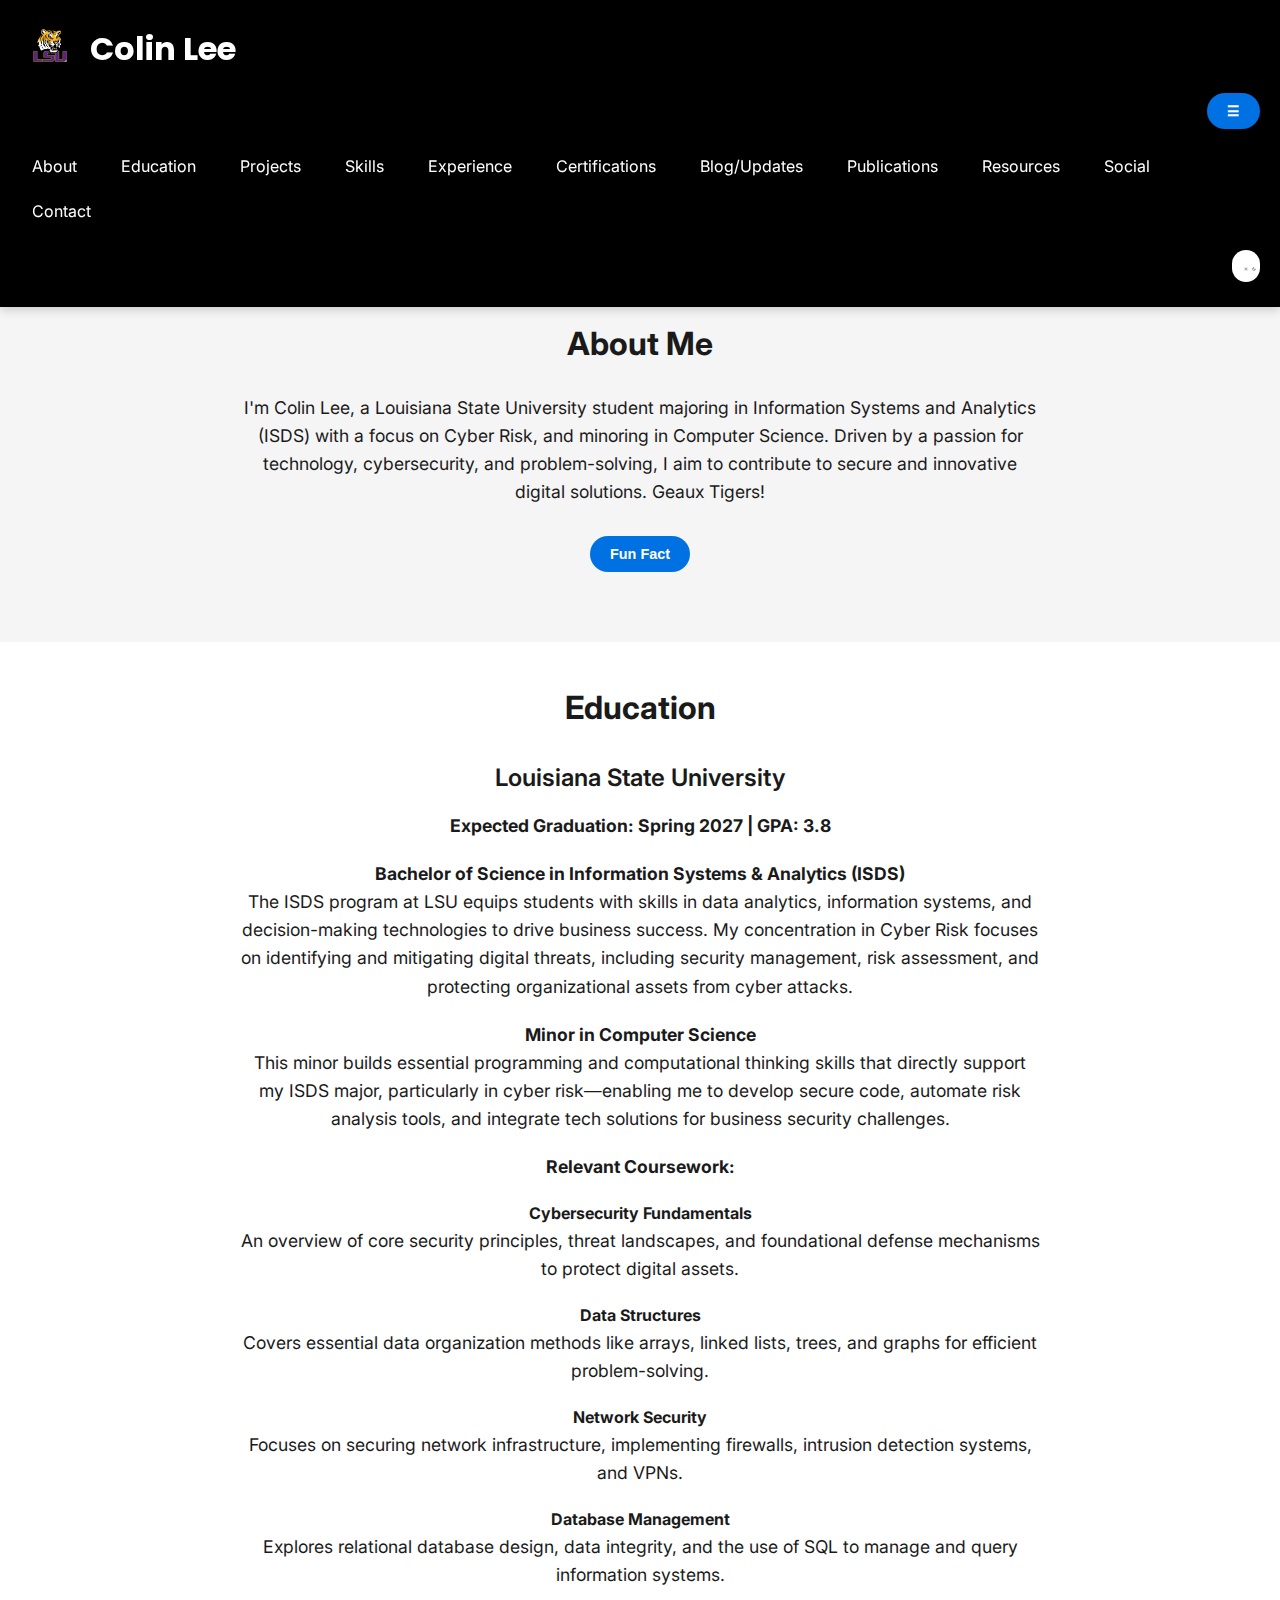
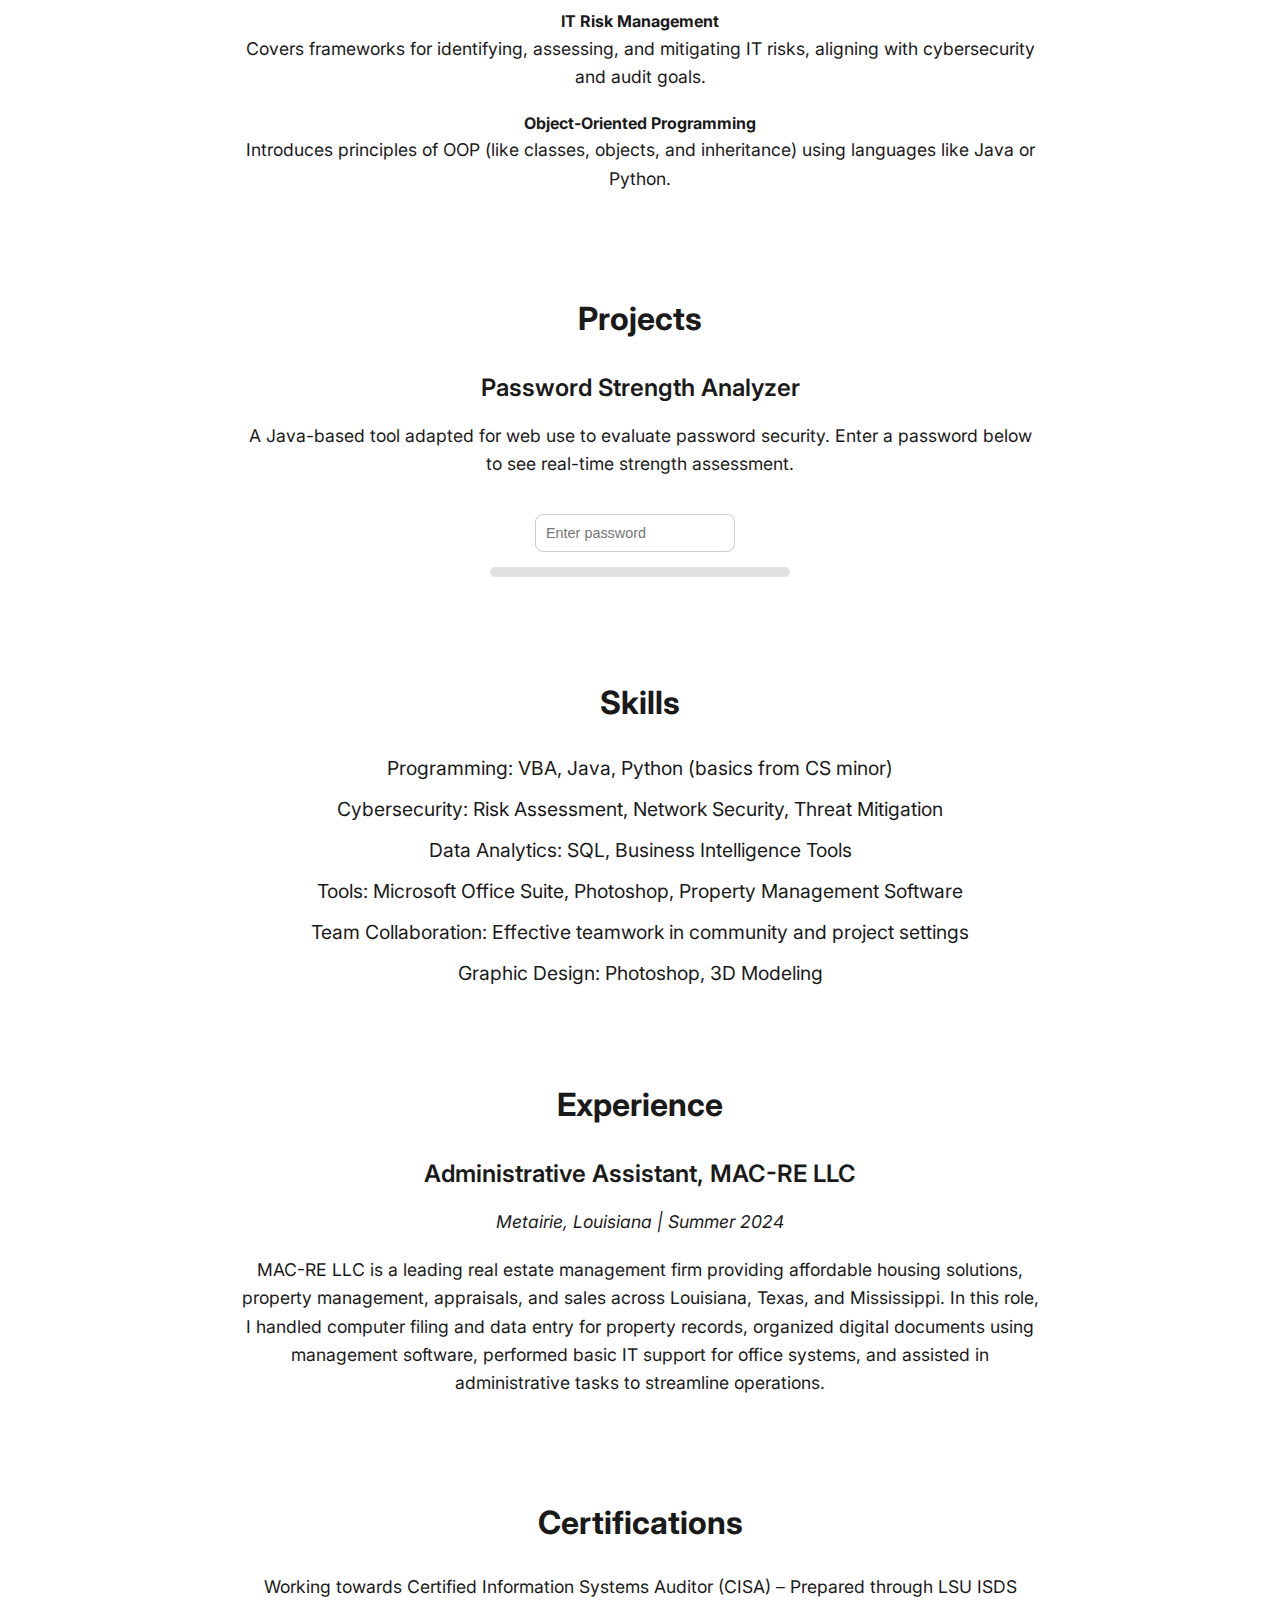
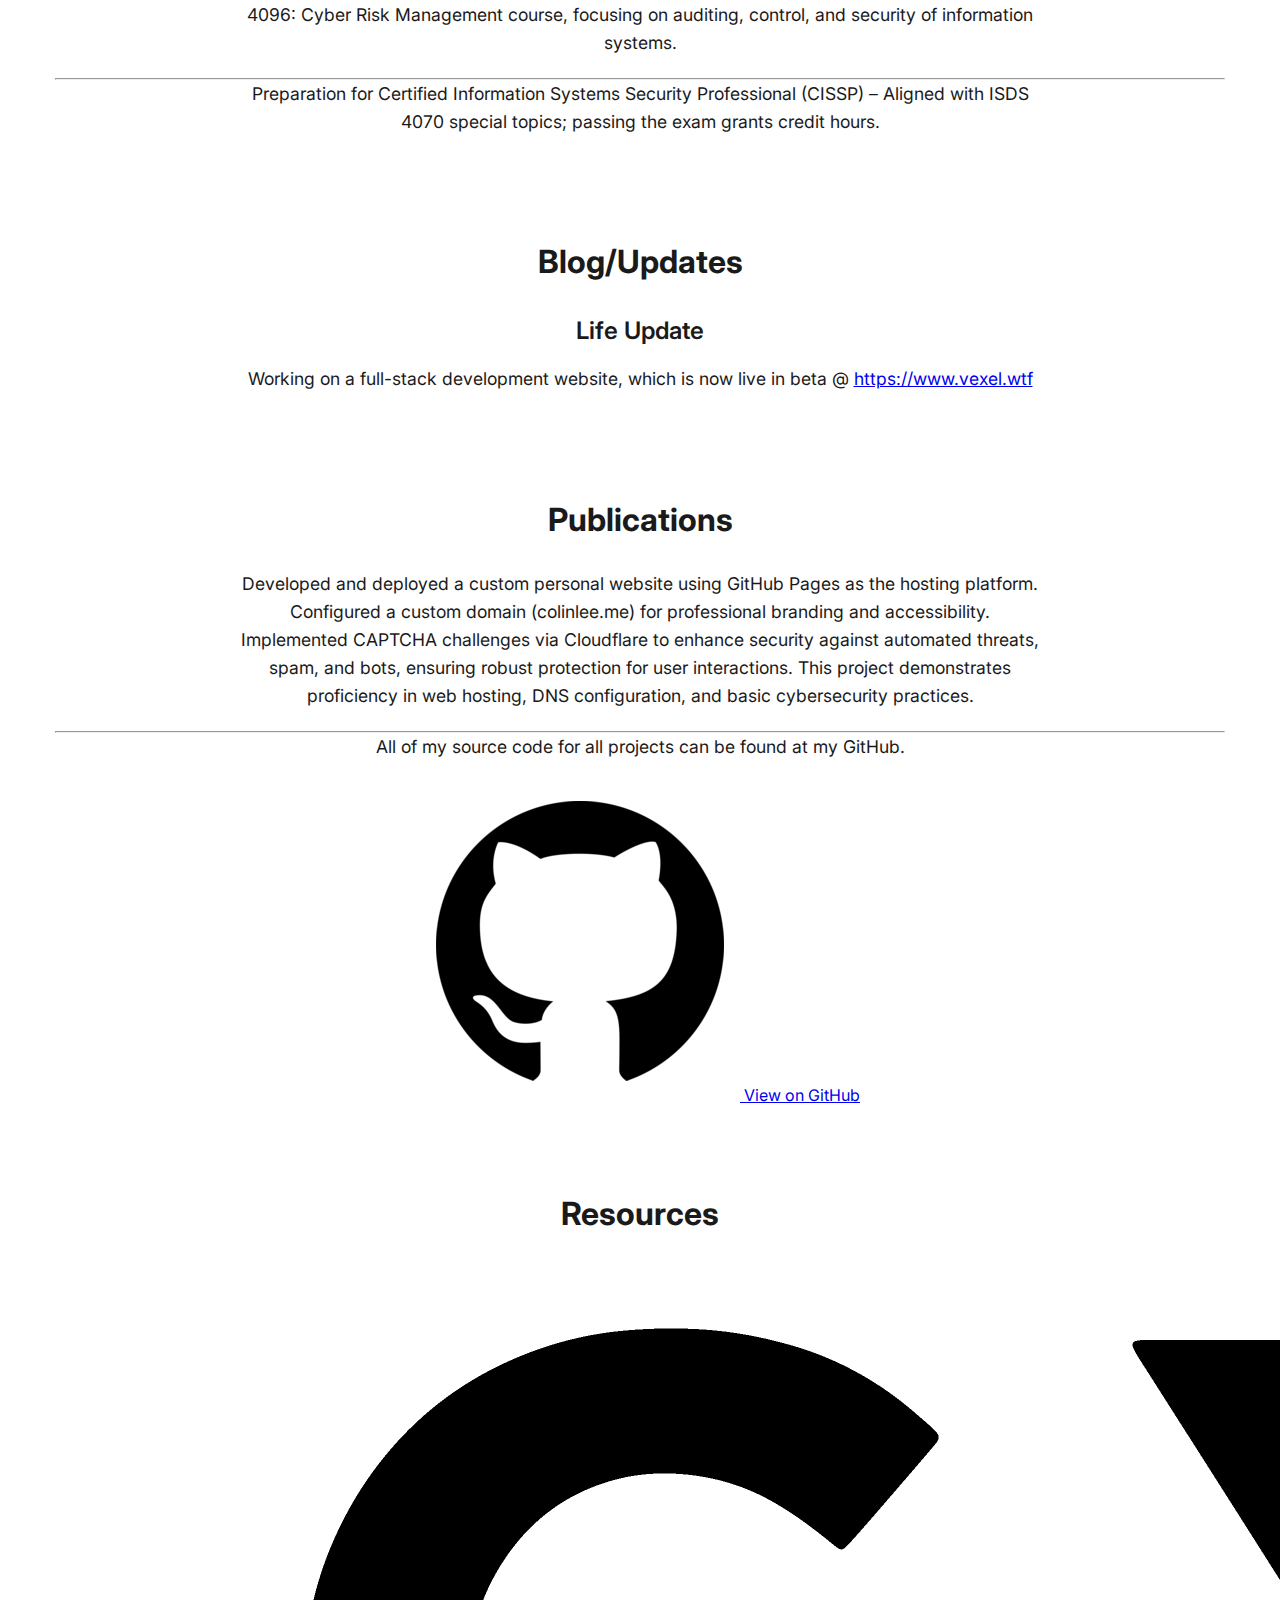
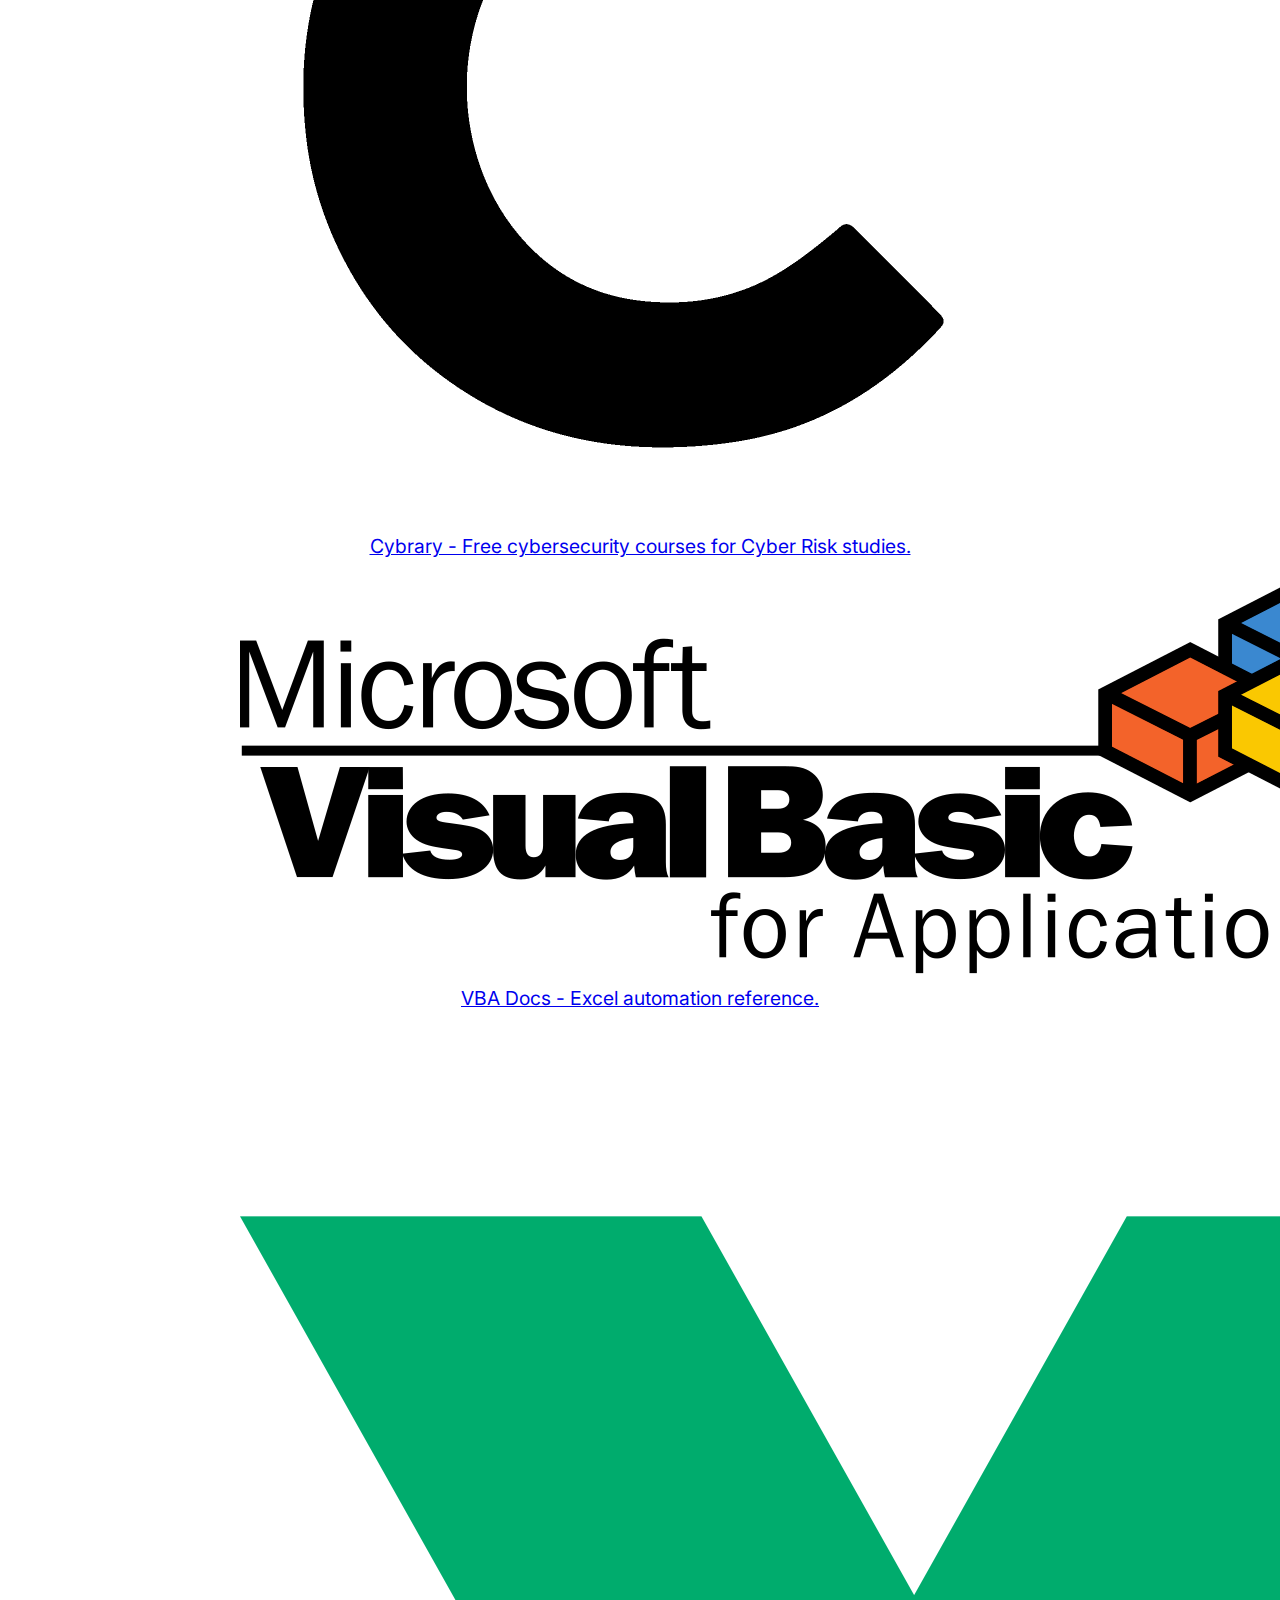
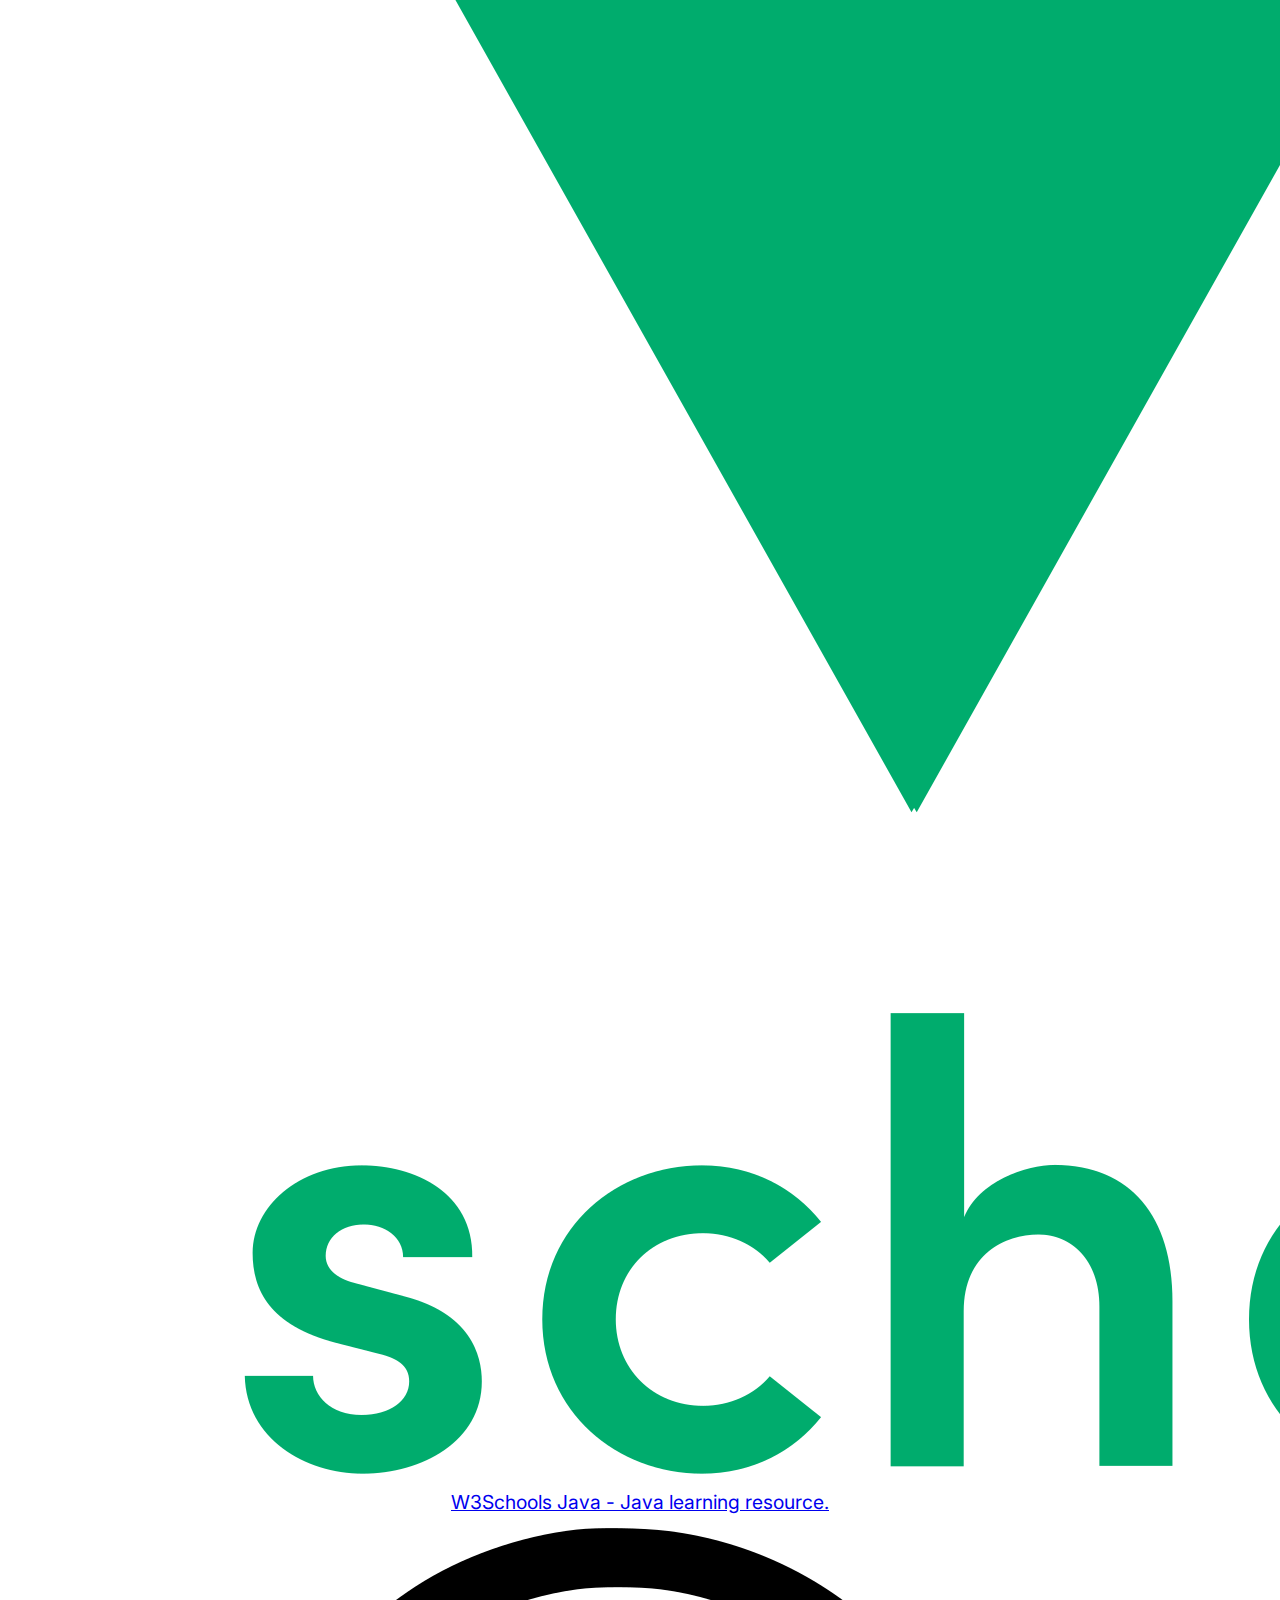
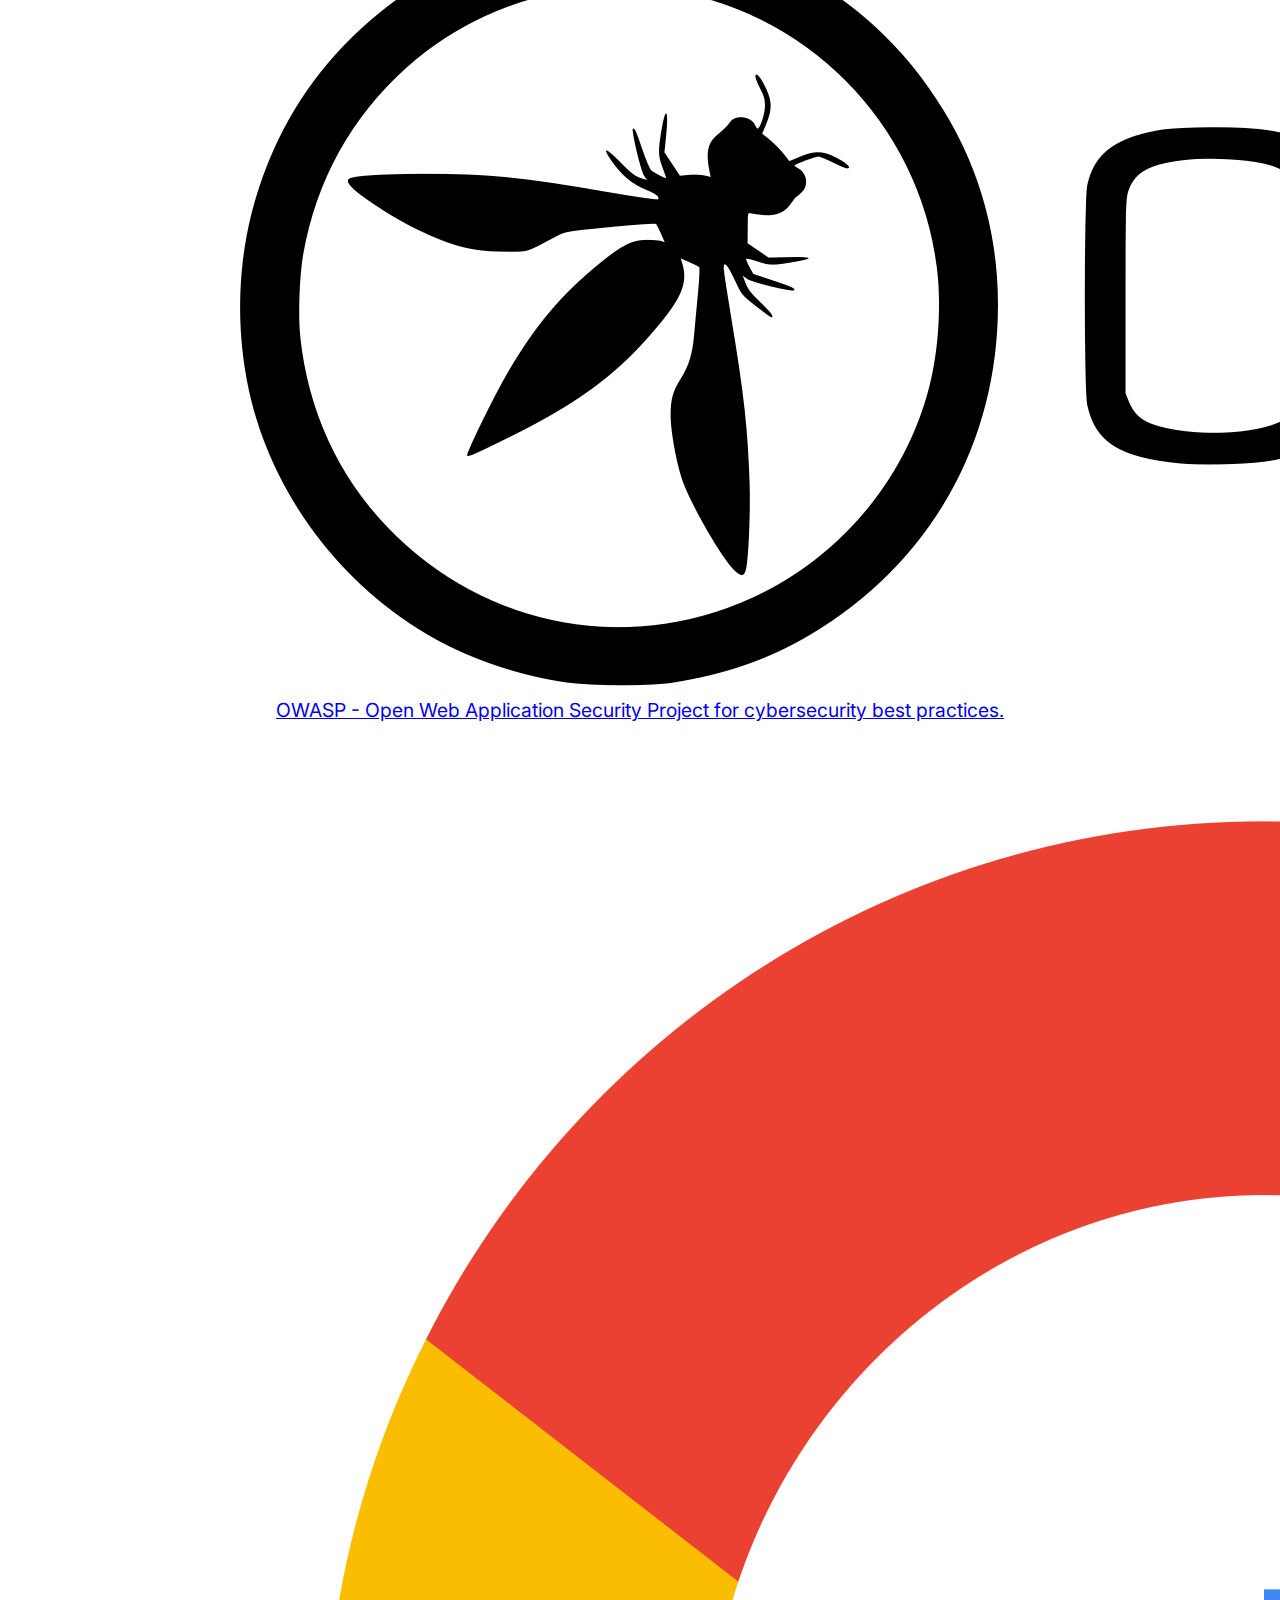
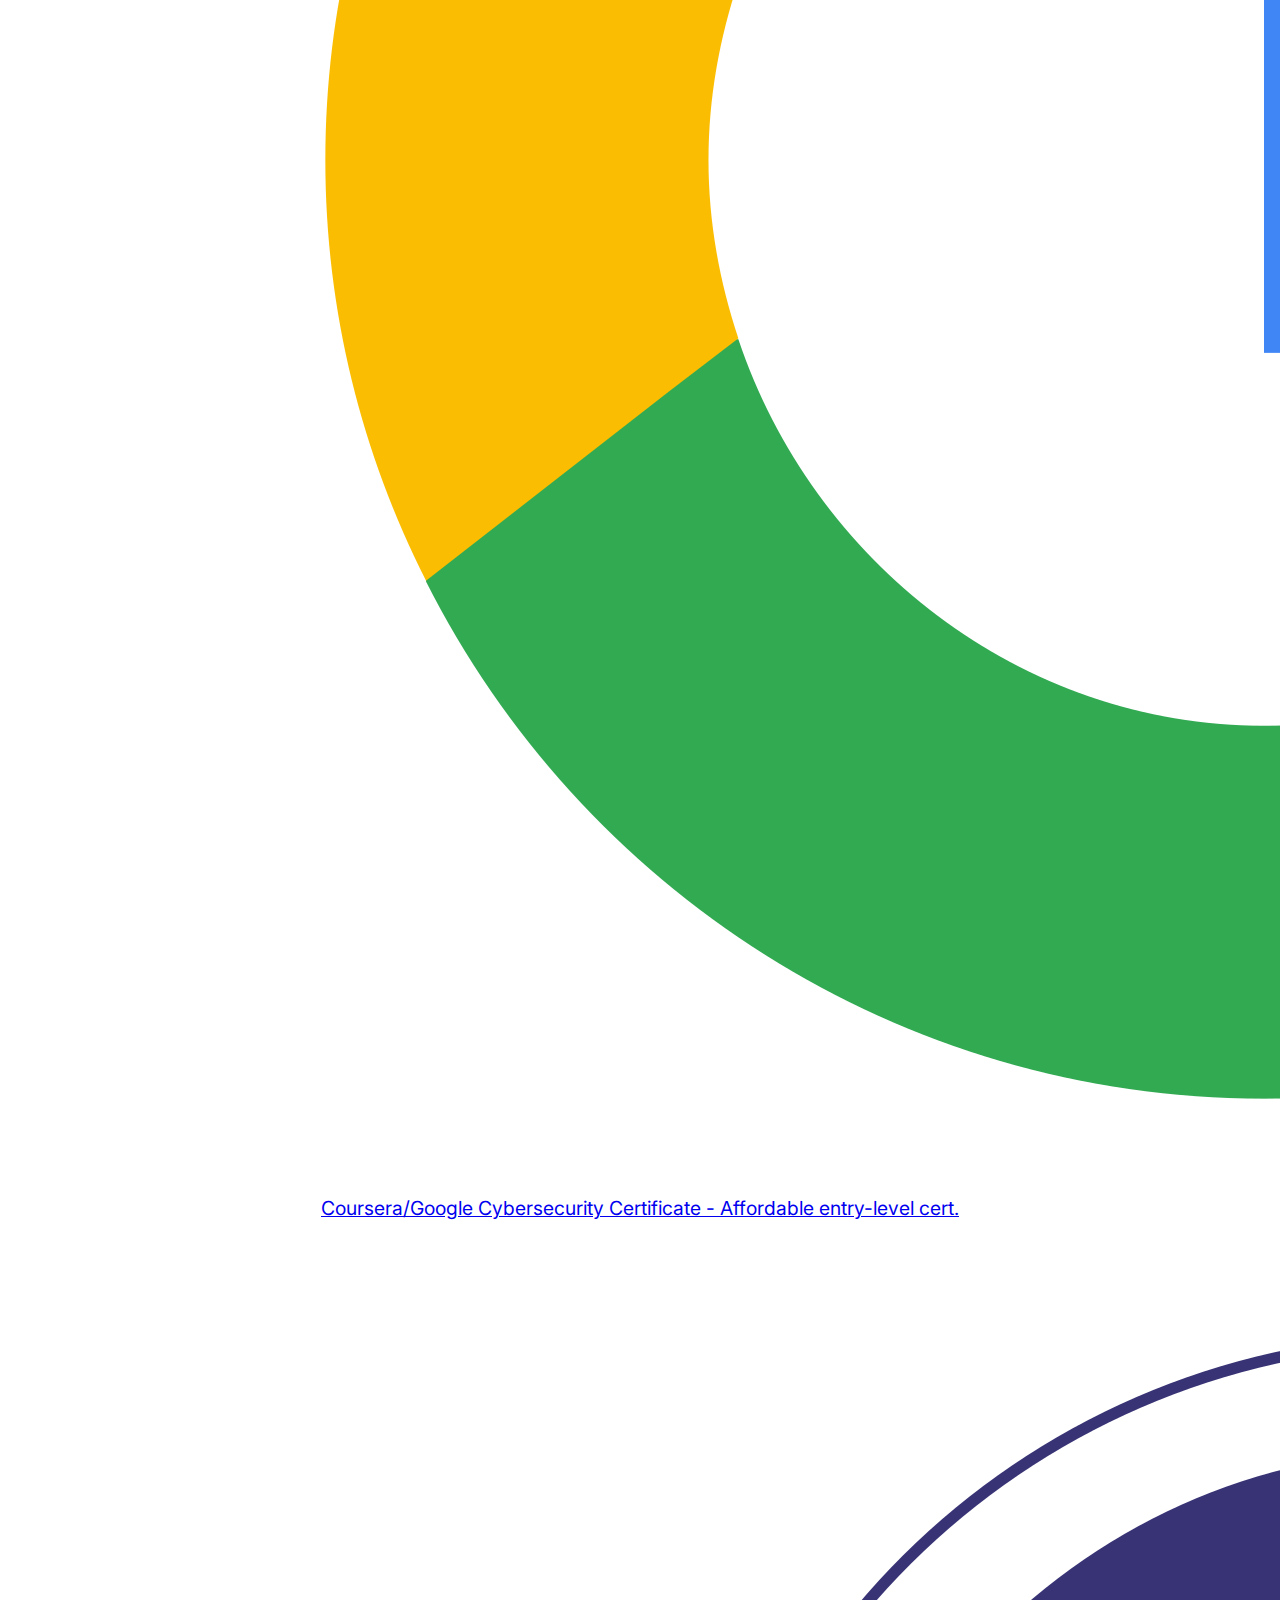
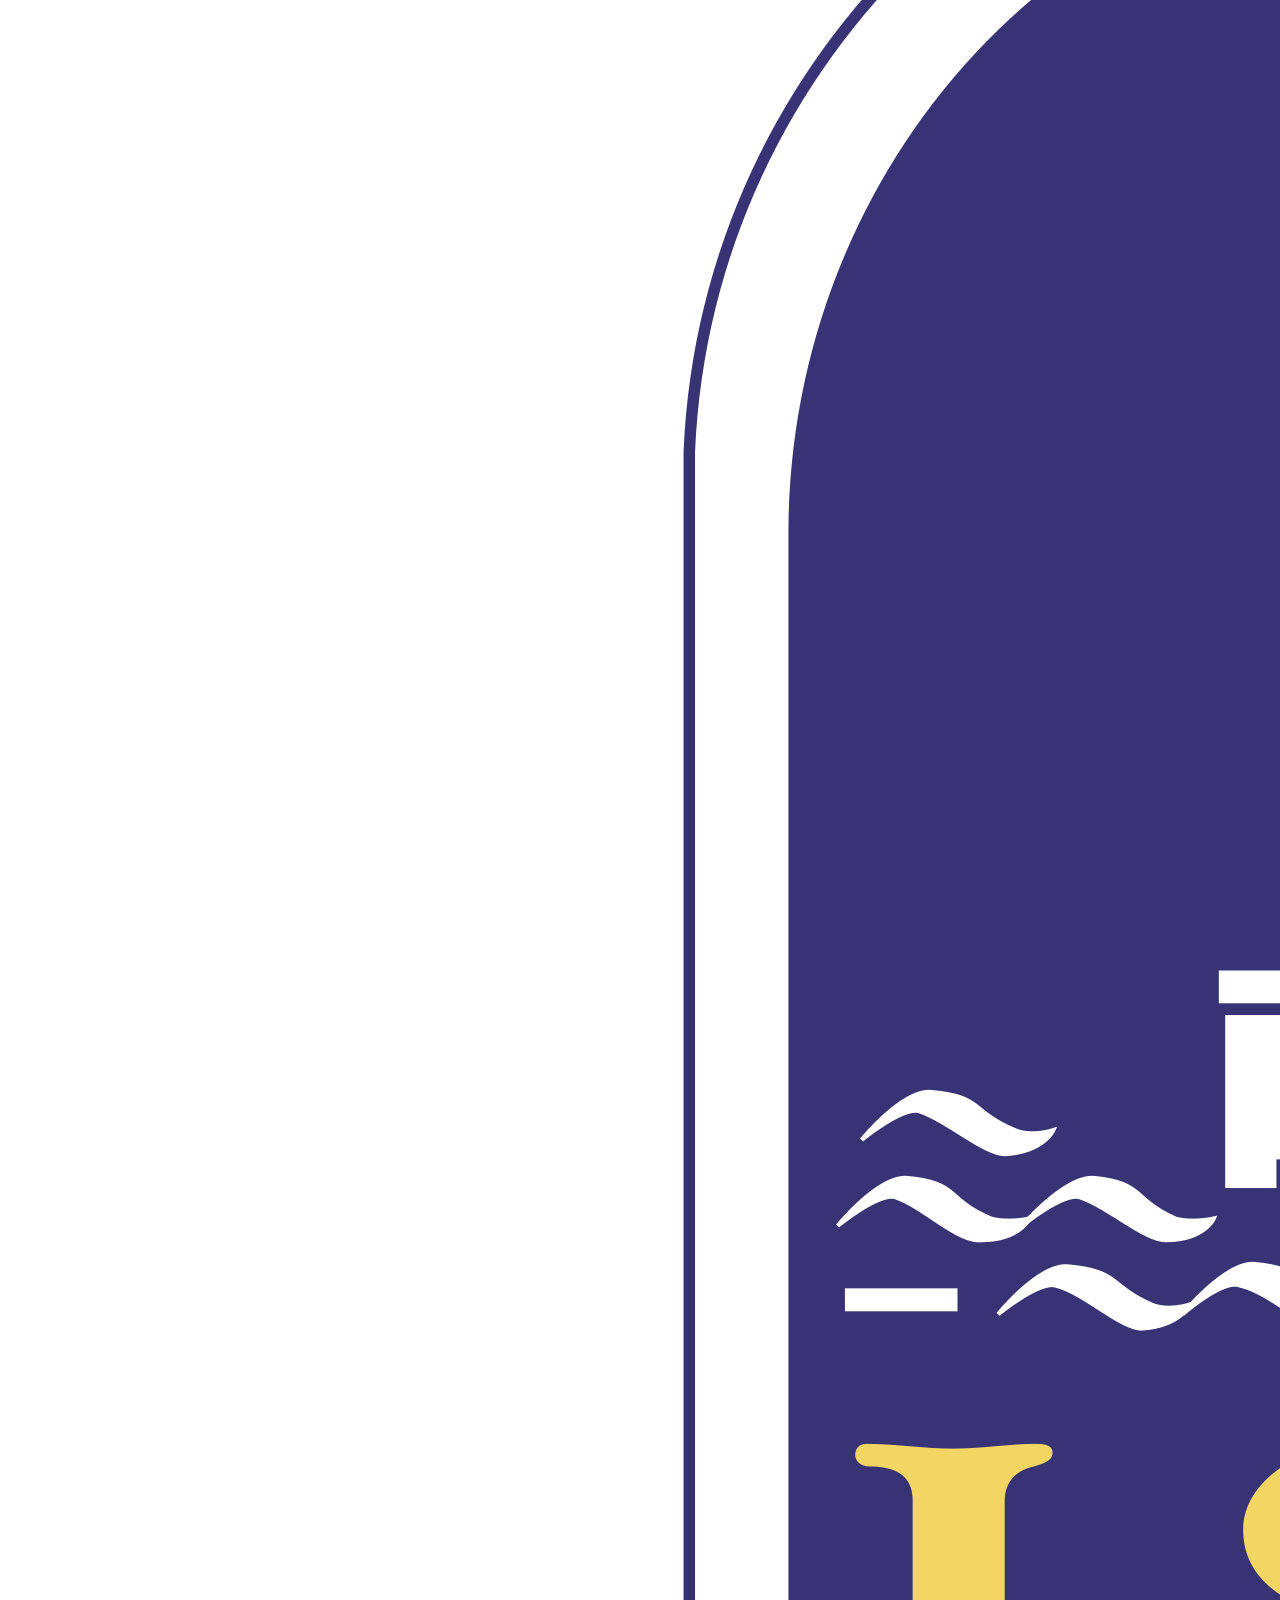
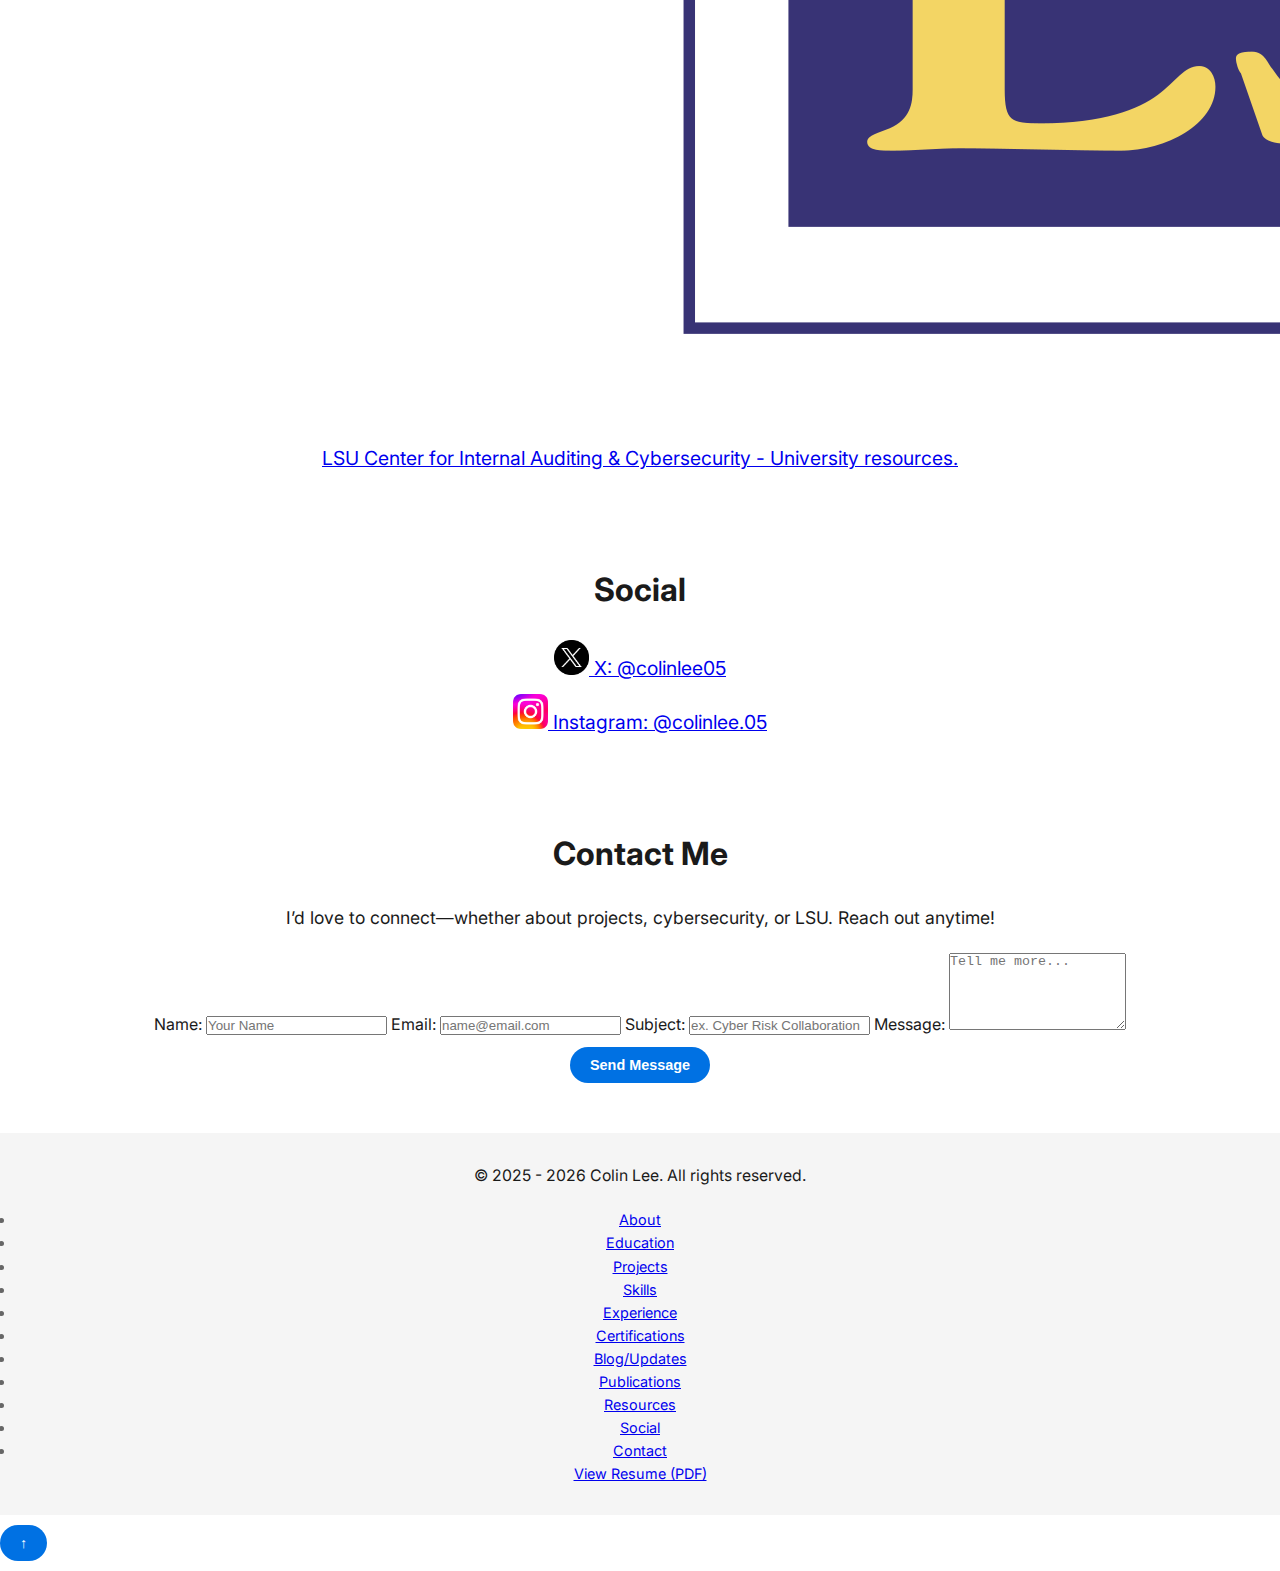
<file: index.html>
<!DOCTYPE html>
<html lang="en">
<head>
    <meta charset="UTF-8">
    <meta name="viewport" content="width=device-width, initial-scale=1.0">
    <title>Colin Lee</title>
    <link rel="icon" href="favicon.png" type="image/png">
    <link rel="stylesheet" href="styles.css">
    <link href="https://fonts.googleapis.com/css2?family=Inter:wght@400;600&family=Poppins:wght@700&display=swap" rel="stylesheet">
    <script src="https://challenges.cloudflare.com/turnstile/v0/api.js" async defer></script>
</head>
<body>

    <header id="header">
        <div class="header-content">
            <a href="https://lsu.edu" target="_blank" rel="noopener noreferrer" class="lsu-logo-link">
                <img src="lsu-logo.png" alt="LSU Logo" class="header-img"> </a>
            <h1>Colin Lee</h1>
        </div>
        <nav>
            <button class="hamburger" aria-expanded="false">☰</button>
            <ul class="nav-links">
                <li><a href="#about">About</a></li>
                <li><a href="#education">Education</a></li>
                <li><a href="#projects">Projects</a></li>
                <li><a href="#skills">Skills</a></li>
                <li><a href="#experience">Experience</a></li>
                <li><a href="#certifications">Certifications</a></li>
                <li><a href="#blog-updates">Blog/Updates</a></li>
                <li><a href="#publications">Publications</a></li>
                <li><a href="#resources">Resources</a></li>
                <li><a href="#social">Social</a></li>
                <li><a href="#contact">Contact</a></li>
            </ul>
            <button id="dark-mode-toggle" aria-label="Toggle theme">
                <svg class="sun-icon" xmlns="http://www.w3.org/2000/svg" viewBox="0 0 24 24" fill="none" stroke="currentColor" stroke-width="2">
                    <circle cx="12" cy="12" r="5"/>
                    <line x1="12" y1="1" x2="12" y2="3"/>
                    <line x1="12" y1="21" x2="12" y2="23"/>
                    <line x1="4.22" y1="4.22" x2="5.64" y2="5.64"/>
                    <line x1="18.36" y1="18.36" x2="19.78" y2="19.78"/>
                    <line x1="1" y1="12" x2="3" y2="12"/>
                    <line x1="21" y1="12" x2="23" y2="12"/>
                    <line x1="4.22" y1="19.78" x2="5.64" y2="18.36"/>
                    <line x1="18.36" y1="5.64" x2="19.78" y2="4.22"/>
                </svg>
                <svg class="moon-icon" xmlns="http://www.w3.org/2000/svg" viewBox="0 0 24 24" fill="none" stroke="currentColor" stroke-width="2">
                    <path d="M21 12.79A9 9 0 1 1 11.21 3 7 7 0 0 0 21 12.79z"/>
                </svg>
            </button>
        </nav>
    </header>


    <main>
        <section id="about" class="hero">
            <div class="content">
                <img src="colin-photo.png" alt="Colin" class="profile-img"> <h2>About Me</h2>
                <p>I'm Colin Lee, a Louisiana State University student majoring in Information Systems and Analytics (ISDS) with a focus on Cyber Risk, and minoring in Computer Science. Driven by a passion for technology, cybersecurity, and problem-solving, I aim to contribute to secure and innovative digital solutions. Geaux Tigers!</p>
                
                <button id="fun-fact-btn">Fun Fact</button>
                <div id="fun-fact" class="content-block card hidden">
                    <p>I once debugged code all night during an LSU game week!</p>
                </div>
            </div>
        </section>

        <section id="education">
            <div class="content">
                <h2>Education</h2>
                <div class="content-block card">
                    <h3>Louisiana State University</h3>
                    <p><strong>Expected Graduation: Spring 2027 | GPA: 3.8</strong><br>
                    <p><strong>Bachelor of Science in Information Systems & Analytics (ISDS)</strong><br>
                    The ISDS program at LSU equips students with skills in data analytics, information systems, and decision-making technologies to drive business success. My concentration in Cyber Risk focuses on identifying and mitigating digital threats, including security management, risk assessment, and protecting organizational assets from cyber attacks.</p>
                    
                    <p><strong>Minor in Computer Science</strong><br>
                    This minor builds essential programming and computational thinking skills that directly support my ISDS major, particularly in cyber risk—enabling me to develop secure code, automate risk analysis tools, and integrate tech solutions for business security challenges.</p>
                    
                    <p><strong>Relevant Coursework:</strong></p>
                    
                    <div class="coursework-grid">
                        <div class="course-card">
                            <h4 class="course-title">Cybersecurity Fundamentals</h4>
                            <p class="course-description">
                                An overview of core security principles, threat landscapes, and foundational defense mechanisms to protect digital assets.
                            </p>
                        </div>
                        <div class="course-card">
                            <h4 class="course-title">Data Structures</h4>
                            <p class="course-description">
                                Covers essential data organization methods like arrays, linked lists, trees, and graphs for efficient problem-solving.
                            </p>
                        </div>
                        <div class="course-card">
                            <h4 class="course-title">Network Security</h4>
                            <p class="course-description">
                                Focuses on securing network infrastructure, implementing firewalls, intrusion detection systems, and VPNs.
                            </p>
                        </div>
                        <div class="course-card">
                            <h4 class="course-title">Database Management</h4>
                            <p class="course-description">
                                Explores relational database design, data integrity, and the use of SQL to manage and query information systems.
                            </p>
                        </div>
                        <div class="course-card">
                            <h4 class="course-title">IT Risk Management</h4>
                            <p class="course-description">
                                Covers frameworks for identifying, assessing, and mitigating IT risks, aligning with cybersecurity and audit goals.
                            </p>
                        </div>
                        <div class="course-card">
                            <h4 class="course-title">Object-Oriented Programming</h4>
                            <p class="course-description">
                                Introduces principles of OOP (like classes, objects, and inheritance) using languages like Java or Python.
                            </p>
                        </div>
                    </div>
                </div>
            </div>
        </section>

        <section id="projects">
            <div class="content">
                <h2>Projects</h2>
                <div class="content-block card">
                    <h3>Password Strength Analyzer</h3>
                    <p>A Java-based tool adapted for web use to evaluate password security. Enter a password below to see real-time strength assessment.</p>
                    <input type="password" id="password-input" placeholder="Enter password">
                    <div id="strength-bar-container">
                        <div id="strength-bar"></div>
                    </div>
                    <p id="strength-text" class="strength-text"></p>
                </div>
            </div>
        </section>

        <section id="skills">
            <div class="content">
                <h2>Skills</h2>
                <ul class="skills-list">
                    <li class="card">Programming: VBA, Java, Python (basics from CS minor)</li>
                    <li class="card">Cybersecurity: Risk Assessment, Network Security, Threat Mitigation</li>
                    <li class="card">Data Analytics: SQL, Business Intelligence Tools</li>
                    <li class="card">Tools: Microsoft Office Suite, Photoshop, Property Management Software</li>
                    <li class="card">Team Collaboration: Effective teamwork in community and project settings</li>
                    <li class="card">Graphic Design: Photoshop, 3D Modeling</li>
                </ul>
            </div>
        </section>

        <section id="experience">
            <div class="content">
                <h2>Experience</h2>
                <div class="content-block card">
                    <h3>Administrative Assistant, MAC-RE LLC</h3>
                    <p><em>Metairie, Louisiana | Summer 2024</em></p> <p>MAC-RE LLC is a leading real estate management firm providing affordable housing solutions, property management, appraisals, and sales across Louisiana, Texas, and Mississippi. In this role, I handled computer filing and data entry for property records, organized digital documents using management software, performed basic IT support for office systems, and assisted in administrative tasks to streamline operations.</p>
                </div>
            </div>
        </section>

        <section id="certifications">
            <div class="content">
                <h2>Certifications</h2>
                <div class="content-block card">
                    <p>Working towards Certified Information Systems Auditor (CISA) – Prepared through LSU ISDS 4096: Cyber Risk Management course, focusing on auditing, control, and security of information systems.</p>
                    
                    <hr class="section-divider">
                    
                    <p>Preparation for Certified Information Systems Security Professional (CISSP) – Aligned with ISDS 4070 special topics; passing the exam grants credit hours.</p>
                </div>
            </div>
        </section>

        <section id="blog-updates">
            <div class="content">
                <h2>Blog/Updates</h2>
                <div class="content-block card">
                    <h3>Life Update</h3>
                    <p>
  Working on a full-stack development website, which is now live in beta @
  <a href="https://vexel.wtf">https://www.vexel.wtf</a>
</p>

                </div>
            </div>
        </section>

        <section id="publications">
            <div class="content">
                <h2>Publications</h2>
                <div class="content-block card">
                    <p>Developed and deployed a custom personal website using GitHub Pages as the hosting platform. Configured a custom domain (colinlee.me) for professional branding and accessibility. Implemented CAPTCHA challenges via Cloudflare to enhance security against automated threats, spam, and bots, ensuring robust protection for user interactions. This project demonstrates proficiency in web hosting, DNS configuration, and basic cybersecurity practices.</p>
                    
                    <hr class="section-divider">

                    <div class="github-link">
                        <p>All of my source code for all projects can be found at my GitHub.</p>
                        <a href="https://github.com/colinlee05" class="github-button" target="_blank" rel="noopener noreferrer">
                            <img src="github-logo.png" alt="GitHub Logo" class="github-icon">
                            <span>View on GitHub</span>
                        </a>
                    </div>
                </div>
            </div>
        </section>
        
        <section id="resources">
            <div class="content">
                <h2>Resources</h2>
                <!-- 
                  UPDATED: The <ul> now has new classes on its <li> and <a> tags.
                  - The <li> has class "clickable" to remove its padding.
                  - The <a> has class "clickable-card-link" to make it fill the card.
                  - Added <img> tags with your new logo filenames.
                -->
                <ul class="skills-list"> 
                    <li class="card clickable">
                        <a href="https://www.cybrary.it/" target="_blank" rel="noopener noreferrer" class="clickable-card-link">
                            <img src="cybrary-logo.png" alt="Cybrary Logo" class="resource-icon">
                            <span class="resource-text">Cybrary - Free cybersecurity courses for Cyber Risk studies.</span>
                        </a>
                    </li>
                    <li class="card clickable">
                        <a href="https://docs.microsoft.com/en-us/office/vba/api/overview/" target="_blank" rel="noopener noreferrer" class="clickable-card-link">
                            <img src="vba-logo.png" alt="VBA Logo" class="resource-icon">
                            <span class="resource-text">VBA Docs - Excel automation reference.</span>
                        </a>
                    </li>
                    <li class="card clickable">
                        <a href="https://www.w3schools.com/java/" target="_blank" rel="noopener noreferrer" class="clickable-card-link">
                            <img src="w3schools-logo.png" alt="W3Schools Logo" class="resource-icon">
                            <span class="resource-text">W3Schools Java - Java learning resource.</span>
                        </a>
                    </li>
                    <li class="card clickable">
                        <a href="https://owasp.org/" target="_blank" rel="noopener noreferrer" class="clickable-card-link">
                            <img src="owasp-logo.png" alt="OWASP Logo" class="resource-icon">
                            <span class="resource-text">OWASP - Open Web Application Security Project for cybersecurity best practices.</span>
                        </a>
                    </li>
                    <li class="card clickable">
                        <a href="https://www.coursera.org/professional-certificates/google-cybersecurity" target="_blank" rel="noopener noreferrer" class="clickable-card-link">
                            <img src="google-logo.png" alt="Google Logo" class="resource-icon">
                            <span class="resource-text">Coursera/Google Cybersecurity Certificate - Affordable entry-level cert.</span>
                        </a>
                    </li>
                    <li class="card clickable">
                        <!-- FIXED: Corrected 'httpfs://' to 'https://' -->
                        <a href="https://www.lsu.edu/business/accounting/cia.php" target="_blank" rel="noopener noreferrer" class="clickable-card-link">
                            <img src="lsu-cia-logo.png" alt="LSU CIA Logo" class="resource-icon">
                            <span class="resource-text">LSU Center for Internal Auditing & Cybersecurity - University resources.</span>
                        </a>
                    </li>
                </ul>
            </div>
        </section>

        <section id="social">
            <div class="content">
                <h2>Social</h2>
                <!-- 
                  UPDATED: Applied the same logic as the Resources section.
                  - The <li> has "clickable".
                  - A new <a> with "clickable-card-link" wraps the content.
                  - The inner <a> tag was removed and the span text was simplified.
                -->
                <ul class="social-list skills-list"> 
                    <li class="social-item card clickable">
                        <a href="https://twitter.com/colinlee05" target="_blank" rel="noopener noreferrer" class="clickable-card-link">
                            <img src="x-icon.png" alt="X" class="social-icon"> 
                            <span class="social-text">X: @colinlee05</span>
                        </a>
                    </li>
                    <li class="social-item card clickable">
                        <a href="https://instagram.com/colinlee.05" target="_blank" rel="noopener noreferrer" class="clickable-card-link">
                            <img src="instagram-icon.png" alt="Instagram" class="social-icon">
                            <span class="social-text">Instagram: @colinlee.05</span>
                        </a>
                    </li>
                </ul>
            </div>
        </section>

        <section id="contact">
            <div class="content">
                <h2>Contact Me</h2>
                <p>I’d love to connect—whether about projects, cybersecurity, or LSU. Reach out anytime!</p>
                
                <form action="https://contact-form-handler.colin-lee.workers.dev/" method="POST">
                    <label for="name">Name:</label>
                    <input type="text" id="name" name="name" placeholder="Your Name">
                    
                    <label for="email">Email:</label>
                    <input type="email" id="email" name="_replyto" required placeholder="name@email.com">
                    
                    <label for="subject">Subject:</label>
                    <input type="text" id="subject" name="subject" placeholder="ex. Cyber Risk Collaboration">
                    
                    <label for="message">Message:</label>
                    <textarea id="message" name="message" rows="5" required placeholder="Tell me more..."></textarea>
                    
                    
                    <div class="cf-turnstile" data-sitekey="0x4AAAAAAB1PvBKaMsHMUxVJ" data-action="managed"></div>
                    
                    <button type="submit">Send Message</button>
                </form>
                
                <ul class="contact-list">
                    </ul>
            </div>
        </section>
    </main>

    <footer>
        <p>© 2025 - 2026 Colin Lee. All rights reserved.</p>
        <ul class="footer-links">
            <li><a href="#about">About</a></li>
            <li><a href="#education">Education</a></li>
            <li><a href="#projects">Projects</a></li>
            <li><a href="#skills">Skills</a></li>
            <li><a href="#experience">Experience</a></li>
            <li><a href="#certifications">Certifications</a></li>
            <li><a href="#blog-updates">Blog/Updates</a></li>
            <li><a href="#publications">Publications</a></li>
            <li><a href="#resources">Resources</a></li>
            <li><a href="#social">Social</a></li>
            <li><a href="#contact">Contact</a></li>
        </ul>
        <a href="resume.pdf" class="resume-link" target="_blank" rel="noopener noreferrer">View Resume (PDF)</a>
    </footer>

    <button id="back-to-top">↑</button>

    <script src="script.js"></script>
</body>
</html>
</file>
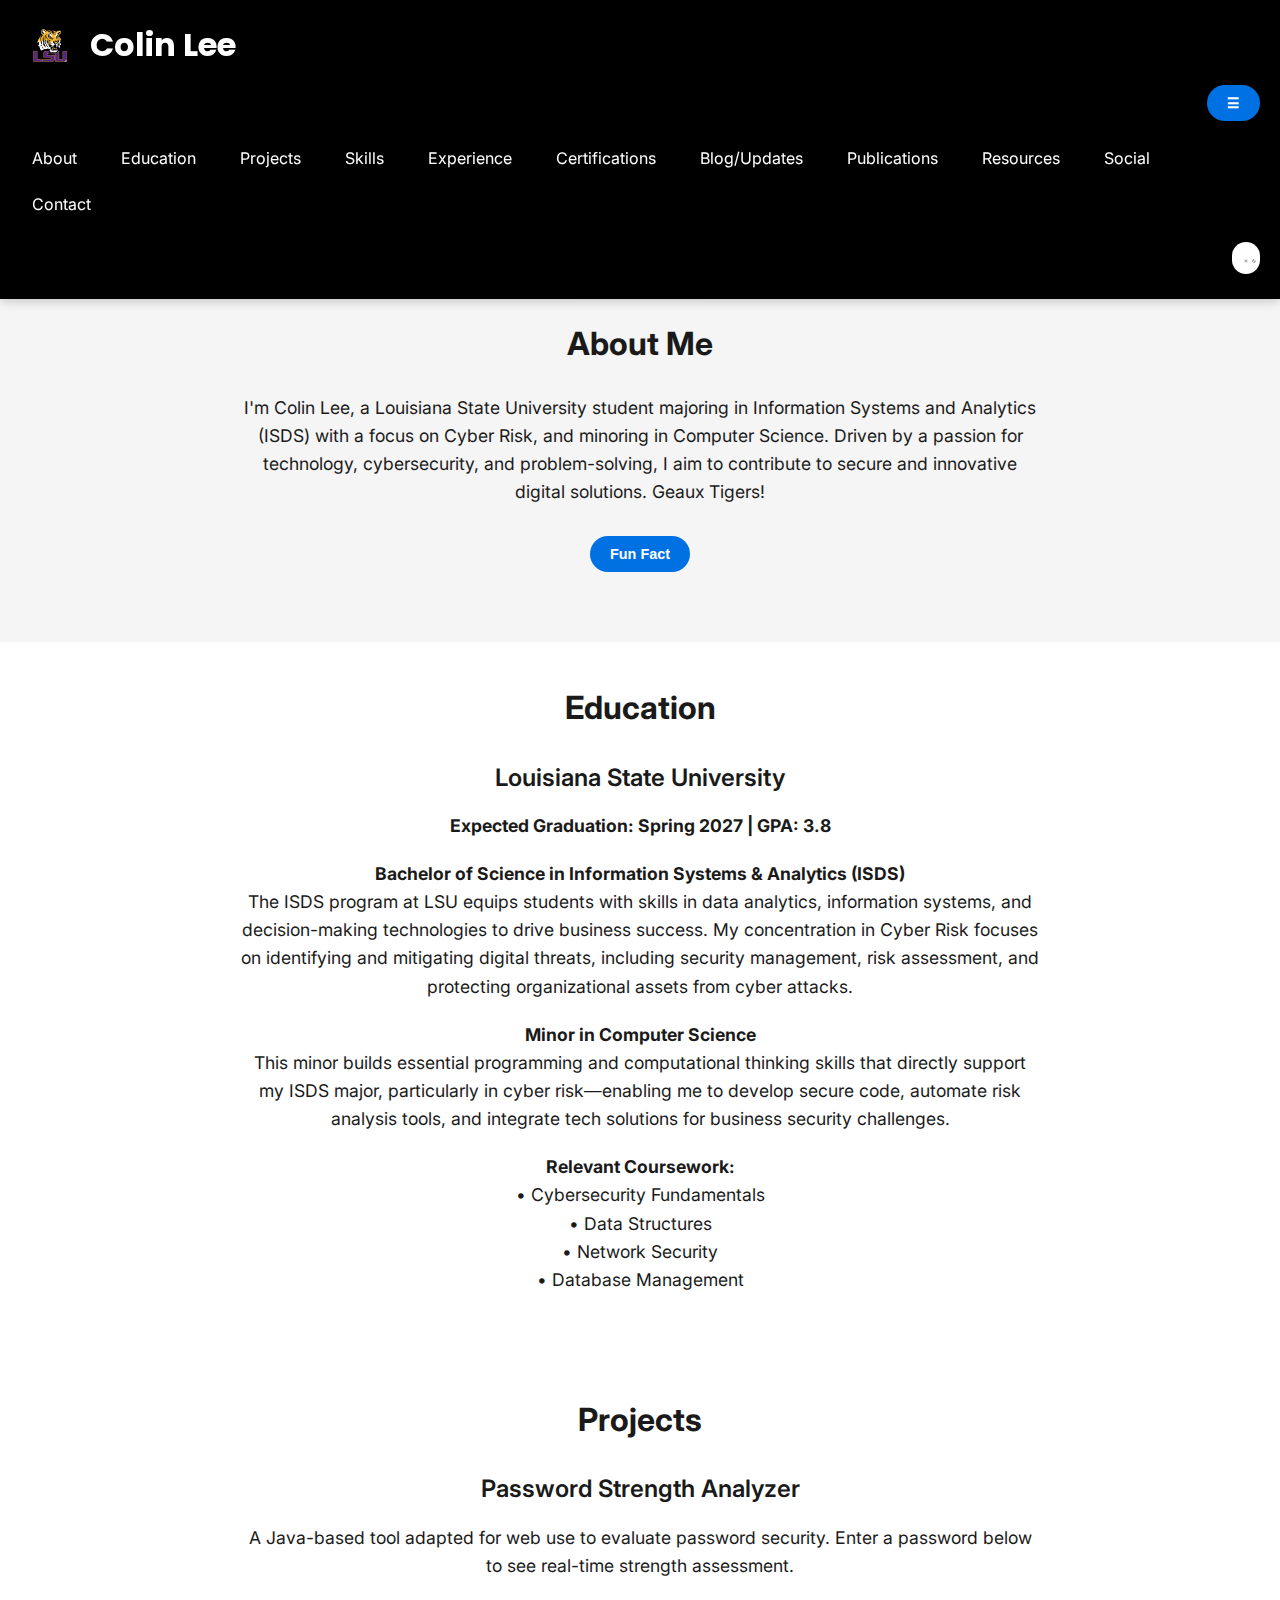
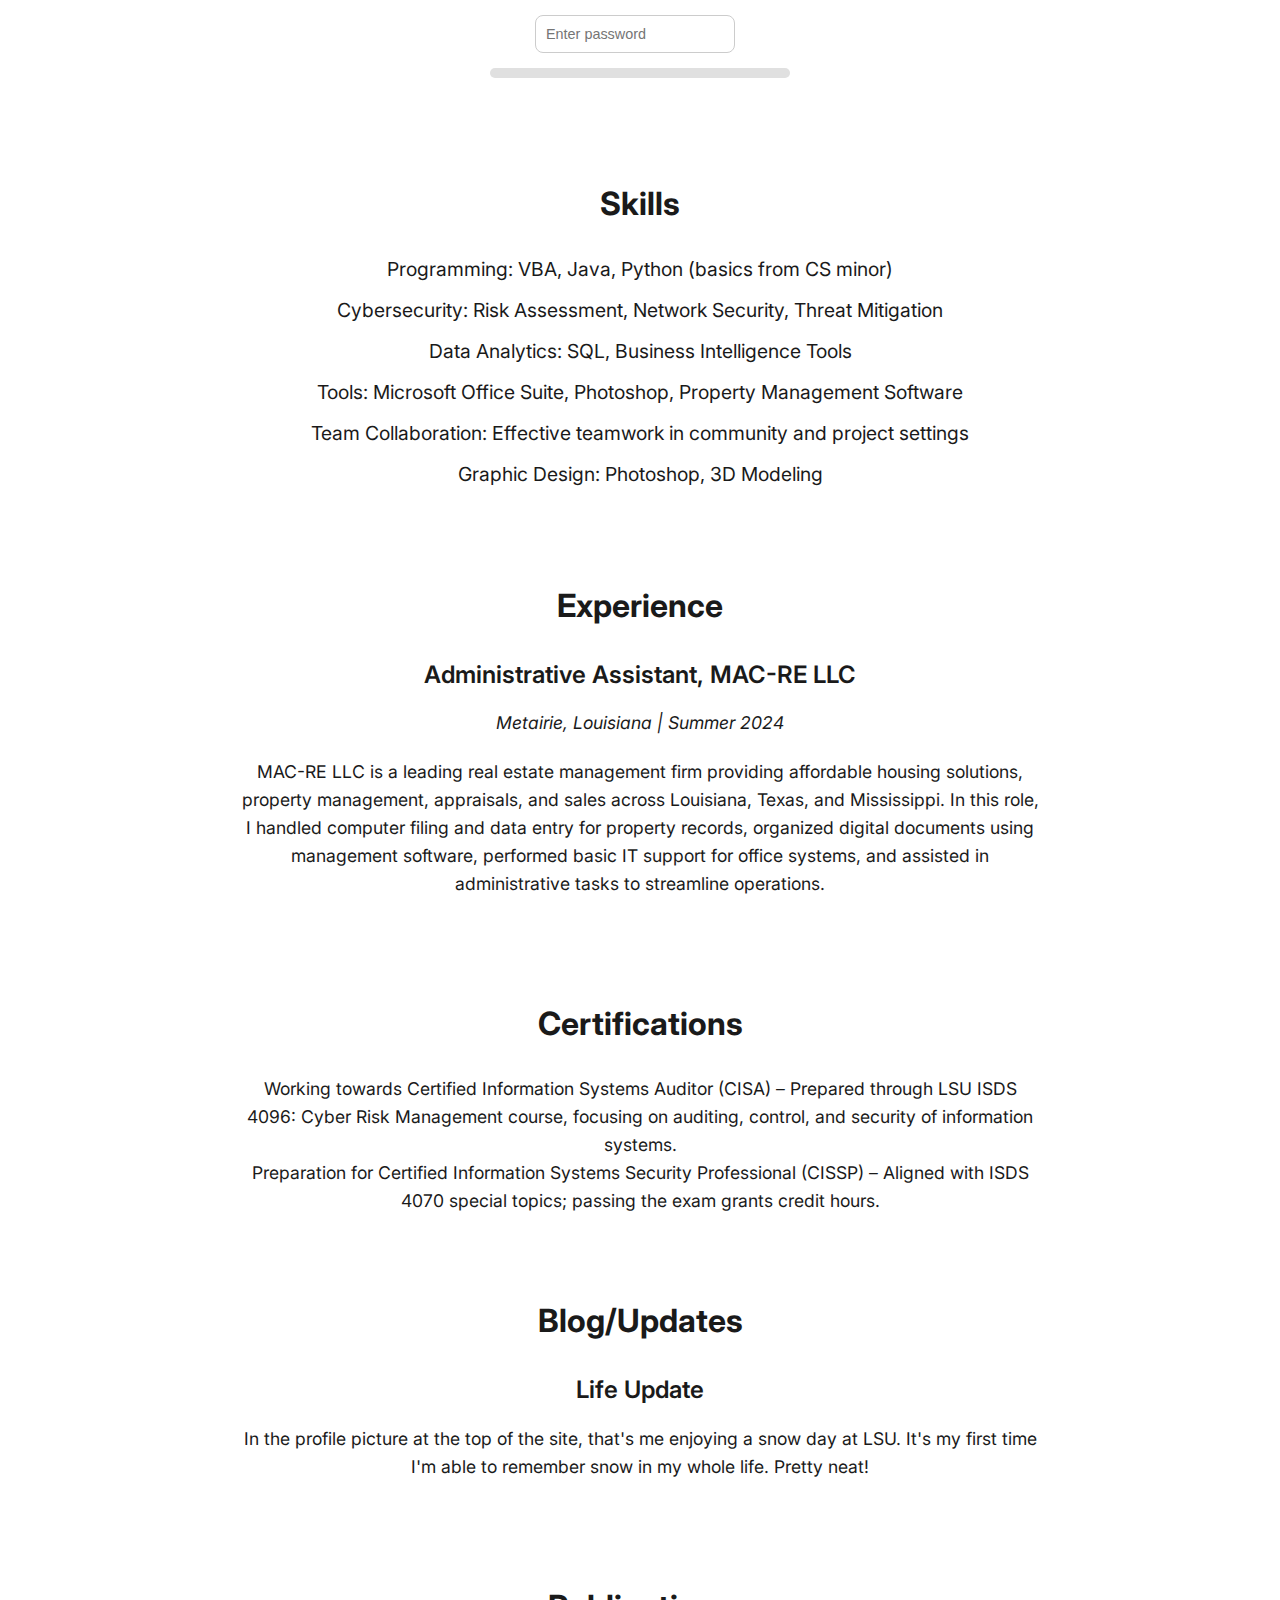
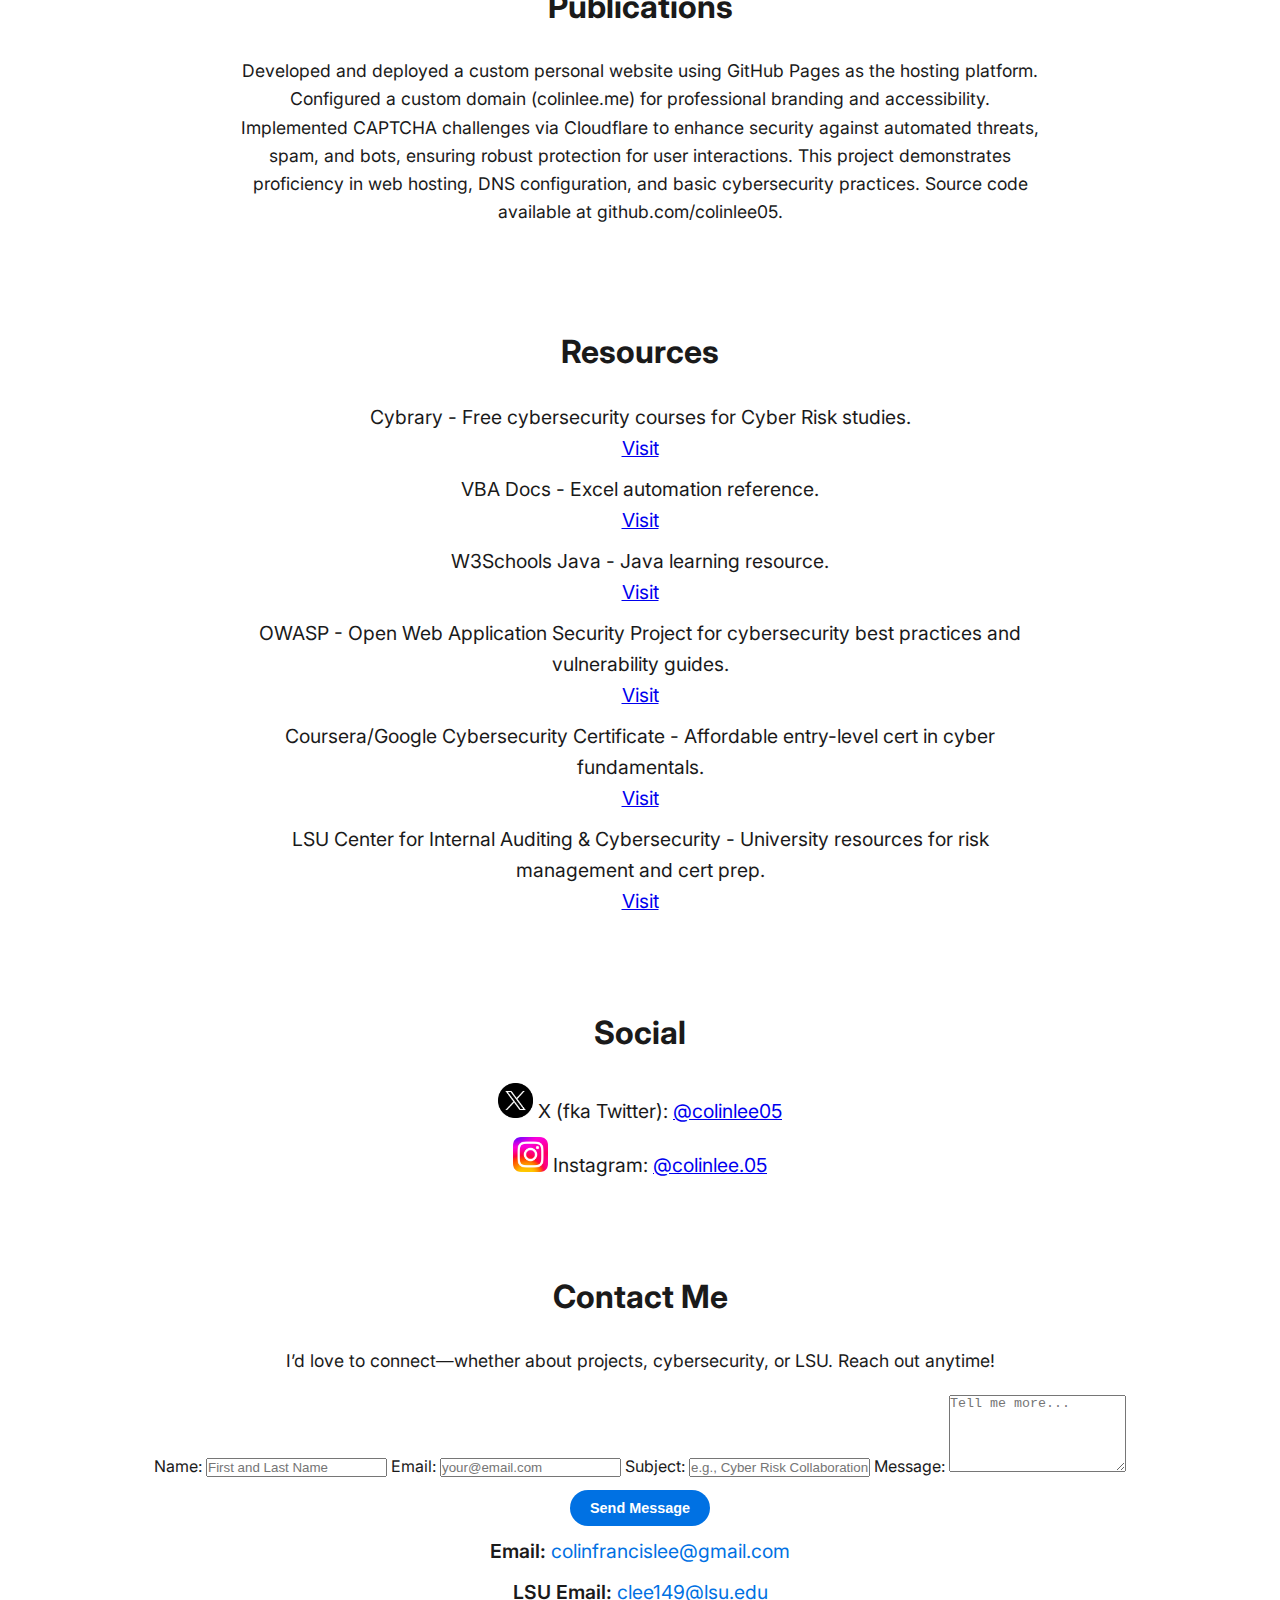
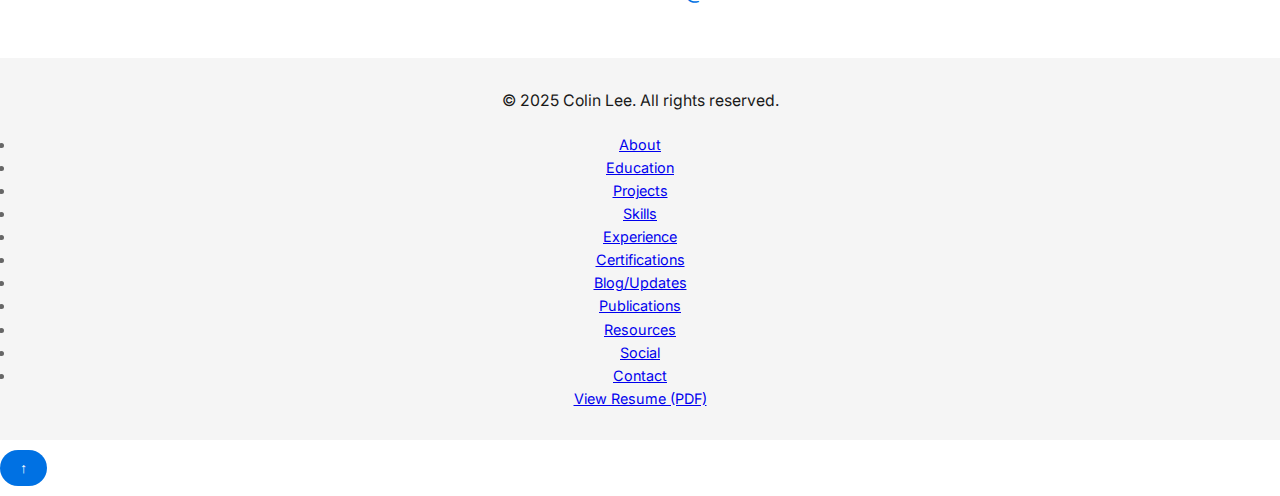
<file: edit-index.html>
<!DOCTYPE html>
<html lang="en">
<head>
    <meta charset="UTF-8">
    <meta name="viewport" content="width=device-width, initial-scale=1.0">
    <title>Colin Lee</title>
    <link rel="icon" href="favicon.png" type="image/png">
    <link rel="stylesheet" href="styles.css">
    <link href="https://fonts.googleapis.com/css2?family=Inter:wght@400;600&family=Poppins:wght@700&display=swap" rel="stylesheet">
    <!-- Cloudflare Turnstile Script -->
    <script src="https://challenges.cloudflare.com/turnstile/v0/api.js" async defer></script>
</head>
<body>
    <header id="header">
        <div class="header-content">
            <img src="lsu-logo.png" alt="Profile Picture" class="header-img"> <!-- Update path if needed -->
            <h1>Colin Lee</h1>
        </div>
        <nav>
            <button class="hamburger" aria-expanded="false">☰</button>
            <ul class="nav-links">
                <li><a href="#about">About</a></li>
                <li><a href="#education">Education</a></li>
                <li><a href="#projects">Projects</a></li>
                <li><a href="#skills">Skills</a></li>
                <li><a href="#experience">Experience</a></li>
                <li><a href="#certifications">Certifications</a></li>
                <li><a href="#blog-updates">Blog/Updates</a></li>
                <li><a href="#publications">Publications</a></li>
                <li><a href="#resources">Resources</a></li>
                <li><a href="#social">Social</a></li>
                <li><a href="#contact">Contact</a></li>
            </ul>
            <button id="dark-mode-toggle" aria-label="Toggle theme">
                <!-- Sun icon (shown in dark mode) -->
                <svg class="sun-icon" xmlns="http://www.w3.org/2000/svg" viewBox="0 0 24 24" fill="none" stroke="currentColor" stroke-width="2">
                    <circle cx="12" cy="12" r="5"/>
                    <line x1="12" y1="1" x2="12" y2="3"/>
                    <line x1="12" y1="21" x2="12" y2="23"/>
                    <line x1="4.22" y1="4.22" x2="5.64" y2="5.64"/>
                    <line x1="18.36" y1="18.36" x2="19.78" y2="19.78"/>
                    <line x1="1" y1="12" x2="3" y2="12"/>
                    <line x1="21" y1="12" x2="23" y2="12"/>
                    <line x1="4.22" y1="19.78" x2="5.64" y2="18.36"/>
                    <line x1="18.36" y1="5.64" x2="19.78" y2="4.22"/>
                </svg>
                <!-- Moon icon (shown in light mode) -->
                <svg class="moon-icon" xmlns="http://www.w3.org/2000/svg" viewBox="0 0 24 24" fill="none" stroke="currentColor" stroke-width="2">
                    <path d="M21 12.79A9 9 0 1 1 11.21 3 7 7 0 0 0 21 12.79z"/>
                </svg>
            </button>
        </nav>
    </header>

    <main>
        <section id="about" class="hero">
            <div class="content">
                <img src="colin-photo.png" alt="Colin and Emma" class="profile-img"> <!-- Your image with Emma -->
                <h2>About Me</h2>
                <p>I'm Colin Lee, a Louisiana State University student majoring in Information Systems and Analytics (ISDS) with a focus on Cyber Risk, and minoring in Computer Science. Driven by a passion for technology, cybersecurity, and problem-solving, I aim to contribute to secure and innovative digital solutions. Geaux Tigers!</p>
                
                <button id="fun-fact-btn">Fun Fact</button>
                <div id="fun-fact" class="content-block hidden">
                    <p>I once debugged code all night during an LSU game week!</p>
                </div>
            </div>
        </section>

        <section id="education">
            <div class="content">
                <h2>Education</h2>
                <div class="content-block">
                    <h3>Louisiana State University</h3>
                    <p><strong>Expected Graduation: Spring 2027 | GPA: 3.8</strong><br>
                    <p><strong>Bachelor of Science in Information Systems & Analytics (ISDS)</strong><br>
                    The ISDS program at LSU equips students with skills in data analytics, information systems, and decision-making technologies to drive business success. My concentration in Cyber Risk focuses on identifying and mitigating digital threats, including security management, risk assessment, and protecting organizational assets from cyber attacks.</p>
                    
                    <p><strong>Minor in Computer Science</strong><br>
                    This minor builds essential programming and computational thinking skills that directly support my ISDS major, particularly in cyber risk—enabling me to develop secure code, automate risk analysis tools, and integrate tech solutions for business security challenges.</p>
                    
                    <p><strong>Relevant Coursework:</strong><br>
                    • Cybersecurity Fundamentals<br>
                    • Data Structures<br>
                    • Network Security<br>
                    • Database Management</p> <!-- Updated to match your latest -->
                </div>
            </div>
        </section>

        <section id="projects">
            <div class="content">
                <h2>Projects</h2>
                <div class="content-block">
                    <h3>Password Strength Analyzer</h3>
                    <p>A Java-based tool adapted for web use to evaluate password security. Enter a password below to see real-time strength assessment.</p>
                    <input type="password" id="password-input" placeholder="Enter password">
                    <div id="strength-bar-container">
                        <div id="strength-bar"></div>
                    </div>
                    <p id="strength-text" class="strength-text"></p>
                </div>
            </div>
        </section>

        <section id="skills">
            <div class="content">
                <h2>Skills</h2>
                <ul class="skills-list">
                    <li>Programming: VBA, Java, Python (basics from CS minor)</li>
                    <li>Cybersecurity: Risk Assessment, Network Security, Threat Mitigation</li>
                    <li>Data Analytics: SQL, Business Intelligence Tools</li>
                    <li>Tools: Microsoft Office Suite, Photoshop, Property Management Software</li>
                    <li>Team Collaboration: Effective teamwork in community and project settings</li>
                    <li>Graphic Design: Photoshop, 3D Modeling</li>
                </ul>
            </div>
        </section>

        <section id="experience">
            <div class="content">
                <h2>Experience</h2>
                <div class="content-block">
                    <h3>Administrative Assistant, MAC-RE LLC</h3>
                    <p><em>Metairie, Louisiana | Summer 2024</em></p> <!-- Update dates -->
                    <p>MAC-RE LLC is a leading real estate management firm providing affordable housing solutions, property management, appraisals, and sales across Louisiana, Texas, and Mississippi. In this role, I handled computer filing and data entry for property records, organized digital documents using management software, performed basic IT support for office systems, and assisted in administrative tasks to streamline operations.</p>
                </div>
            </div>
        </section>

        <section id="certifications">
            <div class="content">
                <h2>Certifications</h2>
                <div class="content-block">
                    <ul>
                        <li>Working towards Certified Information Systems Auditor (CISA) – Prepared through LSU ISDS 4096: Cyber Risk Management course, focusing on auditing, control, and security of information systems.</li>
                        <li>Preparation for Certified Information Systems Security Professional (CISSP) – Aligned with ISDS 4070 special topics; passing the exam grants credit hours.</li>
                    </ul>
                </div>
            </div>
        </section>

        <section id="blog-updates">
            <div class="content">
                <h2>Blog/Updates</h2>
                <div class="content-block">
                    <h3>Life Update</h3>
                    <p>In the profile picture at the top of the site, that's me enjoying a snow day at LSU. It's my first time I'm able to remember snow in my whole life. Pretty neat!</p>
                </div>
            </div>
        </section>

        <section id="publications">
            <div class="content">
                <h2>Publications</h2>
                <div class="content-block">
                    <p>Developed and deployed a custom personal website using GitHub Pages as the hosting platform. Configured a custom domain (colinlee.me) for professional branding and accessibility. Implemented CAPTCHA challenges via Cloudflare to enhance security against automated threats, spam, and bots, ensuring robust protection for user interactions. This project demonstrates proficiency in web hosting, DNS configuration, and basic cybersecurity practices. Source code available at github.com/colinlee05.</p>
                </div>
            </div>
        </section>

        <section id="resources">
            <div class="content">
                <h2>Resources</h2>
                <ul class="skills-list"> <!-- Reusing skills-list for consistency -->
                    <li>Cybrary - Free cybersecurity courses for Cyber Risk studies. <a href="https://www.cybrary.it/" target="_blank"><br>Visit</a></li>
                    <li>VBA Docs - Excel automation reference. <a href="https://docs.microsoft.com/en-us/office/vba/api/overview/" target="_blank"><br>Visit</a></li>
                    <li>W3Schools Java - Java learning resource. <a href="https://www.w3schools.com/java/" target="_blank"><br>Visit</a></li>
                    <li>OWASP - Open Web Application Security Project for cybersecurity best practices and vulnerability guides. <a href="https://owasp.org/" target="_blank"><br>Visit</a></li>
                    <li>Coursera/Google Cybersecurity Certificate - Affordable entry-level cert in cyber fundamentals. <a href="https://www.coursera.org/professional-certificates/google-cybersecurity" target="_blank"><br>Visit</a></li>
                    <li>LSU Center for Internal Auditing & Cybersecurity - University resources for risk management and cert prep. <a href="https://www.lsu.edu/business/accounting/cia.php" target="_blank"><br>Visit</a></li>
                </ul>
            </div>
        </section>

        <section id="social">
            <div class="content">
                <h2>Social</h2>
                <ul class="social-list skills-list"> <!-- Reusing for grid layout -->
                    <li class="social-item">
                        <img src="x-icon.png" alt="X (fka Twitter)" class="social-icon"> 
                        <span>X (fka Twitter): <a href="https://twitter.com/colinlee05" target="_blank">@colinlee05</a></span>
                    </li>
                    <li class="social-item">
                        <img src="instagram-icon.png" alt="Instagram" class="social-icon">
                        <span>Instagram: <a href="https://instagram.com/colinlee.05" target="_blank">@colinlee.05</a></span>
                    </li>
                </ul>
            </div>
        </section>

        <section id="contact">
            <div class="content">
                <h2>Contact Me</h2>
                <p>I’d love to connect—whether about projects, cybersecurity, or LSU. Reach out anytime!</p>
                
                <!-- Protected Contact Form with Turnstile (Managed Mode) -->
                <form action="https://contact-form-handler.colin-lee.workers.dev/" method="POST">
                    <label for="name">Name:</label>
                    <input type="text" id="name" name="name" placeholder="First and Last Name">
                    
                    <label for="email">Email:</label>
                    <input type="email" id="email" name="_replyto" required placeholder="your@email.com">
                    
                    <label for="subject">Subject:</label>
                    <input type="text" id="subject" name="subject" placeholder="e.g., Cyber Risk Collaboration">
                    
                    <label for="message">Message:</label>
                    <textarea id="message" name="message" rows="5" required placeholder="Tell me more..."></textarea>
                    
                    <!-- Turnstile Widget (Non-Interactive Mode for Mandatory Click) -->
                    <div class="cf-turnstile" data-sitekey="0x4AAAAAAB1PvBKaMsHMUxVJ" data-action="managed"></div>
                    
                    <button type="submit">Send Message</button>
                </form>
                
                <ul class="contact-list">
                    <li><strong>Email:</strong> <a href="mailto:colinfrancislee@gmail.com">colinfrancislee@gmail.com</a></li>
                    <li><strong>LSU Email:</strong> <a href="mailto:clee149@lsu.edu">clee149@lsu.edu</a></li>
                </ul>
            </div>
        </section>
    </main>

    <footer>
        <p>© 2025 Colin Lee. All rights reserved.</p>
        <ul class="footer-links">
            <li><a href="#about">About</a></li>
            <li><a href="#education">Education</a></li>
            <li><a href="#projects">Projects</a></li>
            <li><a href="#skills">Skills</a></li>
            <li><a href="#experience">Experience</a></li>
            <li><a href="#certifications">Certifications</a></li>
            <li><a href="#blog-updates">Blog/Updates</a></li>
            <li><a href="#publications">Publications</a></li>
            <li><a href="#resources">Resources</a></li>
            <li><a href="#social">Social</a></li>
            <li><a href="#contact">Contact</a></li>
        </ul>
        <a href="resume.pdf" class="resume-link" target="_blank">View Resume (PDF)</a> <!-- Changed to view -->
    </footer>

    <button id="back-to-top">↑</button>

    <script src="script.js"></script>
</body>
</html>
</file>
<file: styles.css>
/* CSS Variables for Light/Dark Mode */
:root {
    --bg-color: #ffffff;
    --text-color: #1a1a1a;
    --section-bg: #ffffff;
    --hero-bg: #f5f5f5;
    --footer-bg: #f5f5f5;
    --footer-text: #666;
    --link-hover: #0071e3;
    --code-bg: #f5f5f5;
}

[data-theme="dark"] {
    --bg-color: #1a1a1a;
    --text-color: #ffffff;
    --section-bg: #2a2a2a;
    --hero-bg: #333333;
    --footer-bg: #222222;
    --footer-text: #cccccc;
    --link-hover: #66b3ff;
    --code-bg: #333333;
}

/* Smooth scrolling */
html {
    scroll-behavior: smooth;
}

/* Reset default styles */
* {
    margin: 0;
    padding: 0;
    box-sizing: border-box;
}

body {
    font-family: 'Inter', sans-serif;
    line-height: 1.6;
    background-color: var(--bg-color);
    color: var(--text-color);
    width: 100%;
    transition: background-color 0.3s ease, color 0.3s ease;
}

/* Header */
header {
    background-color: #000;
    color: #fff;
    padding: 15px 20px;
    width: 100%;
    position: fixed;
    top: 0;
    z-index: 1000;
    box-shadow: 0 2px 10px rgba(0, 0, 0, 0.2);
    display: flex;
    flex-wrap: wrap;
    justify-content: space-between;
    align-items: center;
    transition: transform 0.3s ease; /* Smooth slide effect */
}

header.hidden {
    transform: translateY(-100%); /* Slides up out of view */
}

.header-content {
    display: flex;
    align-items: center;
    gap: 10px;
    flex-shrink: 0;
}

.header-img {
    width: 60px;
    height: 60px;
    object-fit: contain;
}

header h1 {
    font-family: 'Poppins', sans-serif;
    font-size: 2em;
    font-weight: 700;
    text-shadow: 2px 2px 4px rgba(0, 0, 0, 0.3);
    white-space: nowrap;
}

nav {
    display: flex;
    align-items: center;
    gap: 15px;
    flex-wrap: wrap;
    justify-content: flex-end;
}

nav ul {
    list-style: none;
    display: flex;
    gap: 20px;
    flex-wrap: wrap;
    margin: 0;
}

nav a {
    color: #fff;
    text-decoration: none;
    font-weight: 400;
    font-size: 1em;
    padding: 8px 12px;
    transition: transform 0.2s ease, opacity 0.2s ease;
}

nav a:hover {
    opacity: 0.7;
    transform: scale(1.05);
}

#dark-mode-toggle {
    background-color: #fff;
    color: #000;
    border: none;
    padding: 8px 12px;
    cursor: pointer;
    border-radius: 20px;
    font-weight: 600;
    font-size: 0.9em;
    transition: background-color 0.3s ease, color 0.3s ease, transform 0.2s ease;
    white-space: nowrap;
}

#dark-mode-toggle:hover {
    background-color: #e0e0e0;
    transform: scale(1.05);
}

/* Main Content */
main {
    width: 100%;
    padding-top: 80px; /* Matches header height */
}

/* Sections */
section {
    width: 100%;
    padding: 40px 15px;
    text-align: center;
    background-color: var(--section-bg);
    transition: background-color 0.3s ease;
}

.hero {
    background-color: var(--hero-bg);
    padding: 60px 15px;
}

.content {
    max-width: 1200px;
    margin: 0 auto;
    padding: 0 15px;
}

h2 {
    font-size: 2em;
    font-weight: 700;
    margin-bottom: 25px;
    color: var(--text-color);
}

h3 {
    font-size: 1.5em;
    font-weight: 600;
    margin-bottom: 15px;
}

p {
    font-size: 1.1em;
    max-width: 800px;
    margin: 0 auto 20px;
    color: var(--text-color);
}

.profile-img {
    width: 150px;
    height: auto;
    margin-bottom: 20px;
    border-radius: 10px;
    box-shadow: 0 4px 10px rgba(0, 0, 0, 0.1);
}

button {
    background-color: #0071e3;
    color: #fff;
    border: none;
    padding: 10px 20px;
    cursor: pointer;
    border-radius: 25px;
    font-weight: 600;
    font-size: 0.9em;
    transition: background-color 0.3s ease, transform 0.2s ease;
    margin: 10px 0;
}

button:hover {
    background-color: #005bb5;
    transform: scale(1.05);
}

.hidden {
    display: none;
}

#fun-fact {
    font-size: 1em;
    color: var(--footer-text);
    margin-top: 15px;
}

/* Password Strength Analyzer */
#strength-bar-container {
    width: 80%;
    max-width: 300px;
    height: 10px;
    background-color: #e0e0e0;
    border-radius: 5px;
    margin: 15px auto;
    overflow: hidden;
}

#strength-bar {
    height: 100%;
    width: 0;
    transition: width 0.5s ease, background-color 0.5s ease;
}

#password-input {
    padding: 10px;
    margin: 15px 10px 0 0;
    border: 1px solid #ccc;
    border-radius: 8px;
    width: 200px;
    font-size: 0.9em;
    background-color: var(--section-bg);
    color: var(--text-color);
}

#code-display {
    background-color: var(--code-bg);
    padding: 15px;
    border-radius: 8px;
    font-family: 'Courier New', Courier, monospace;
    font-size: 0.8em;
    color: var(--text-color);
    margin-top: 20px;
    text-align: left;
    max-width: 100%;
    overflow-x: auto;
    white-space: pre-wrap;
    word-wrap: break-word;
}

/* Lists */
.content ul {
    list-style-type: none;
    margin: 0 auto;
    font-size: 1.1em;
    text-align: center;
    max-width: 800px;
}

.skills-list li {
    margin-bottom: 10px;
    font-size: 1.1em;
}

.social-links {
    list-style: none;
    display: flex;
    justify-content: center;
    gap: 20px;
    margin-top: 20px;
    flex-wrap: wrap;
}

.social-links li {
    display: flex;
    align-items: center;
    gap: 10px;
}

.social-icon {
    width: 35px;
    height: auto;
    transition: transform 0.2s ease;
}

.social-links li:hover .social-icon {
    transform: scale(1.1);
}

.social-links a {
    color: var(--text-color);
    text-decoration: none;
    font-weight: 600;
    font-size: 1.1em;
    transition: color 0.3s ease;
}

.social-links a:hover {
    color: var(--link-hover);
}

.contact-list {
    list-style: none;
    margin-top: 20px;
}

.contact-list li {
    margin-bottom: 10px;
    font-size: 1.1em;
}

.contact-list strong {
    color: var(--text-color);
    font-weight: 600;
}

.contact-list a {
    color: #0071e3;
    text-decoration: none;
}

.contact-list a:hover {
    text-decoration: underline;
}

/* Footer */
footer {
    text-align: center;
    padding: 30px 15px;
    background-color: var(--footer-bg);
    color: var(--footer-text);
    width: 100%;
    font-size: 0.9em;
    transition: background-color 0.3s ease, color 0.3s ease;
}

/* Media Queries for Responsiveness */
@media (max-width: 768px) {
    header {
        padding: 10px 15px;
        flex-direction: column;
        align-items: flex-start;
    }

    .header-content {
        margin-bottom: 10px;
    }

    header h1 {
        font-size: 1.5em;
    }

    nav {
        flex-direction: column;
        align-items: center;
        width: 100%;
    }

    nav ul {
        gap: 15px;
        justify-content: center;
    }

    nav a {
        font-size: 0.9em;
        padding: 6px 10px;
    }

    #dark-mode-toggle {
        margin-top: 10px;
    }

    main {
        padding-top: 120px;
    }

    section {
        padding: 30px 10px;
    }

    .hero {
        padding: 40px 10px;
    }

    h2 {
        font-size: 1.8em;
    }

    h3 {
        font-size: 1.3em;
    }

    p {
        font-size: 1em;
    }

    .profile-img {
        width: 120px;
    }

    button {
        padding: 8px 15px;
        font-size: 0.8em;
    }

    #password-input {
        width: 180px;
    }

    #strength-bar-container {
        width: 70%;
    }
}

@media (max-width: 480px) {
    header h1 {
        font-size: 1.2em;
    }

    .header-img {
        width: 50px;
        height: 50px;
    }

    nav ul {
        gap: 10px;
    }

    nav a {
        font-size: 0.8em;
        padding: 5px 8px;
    }

    main {
        padding-top: 140px;
    }

    .profile-img {
        width: 100px;
    }

    #password-input {
        width: 150px;
    }
}
</file>
